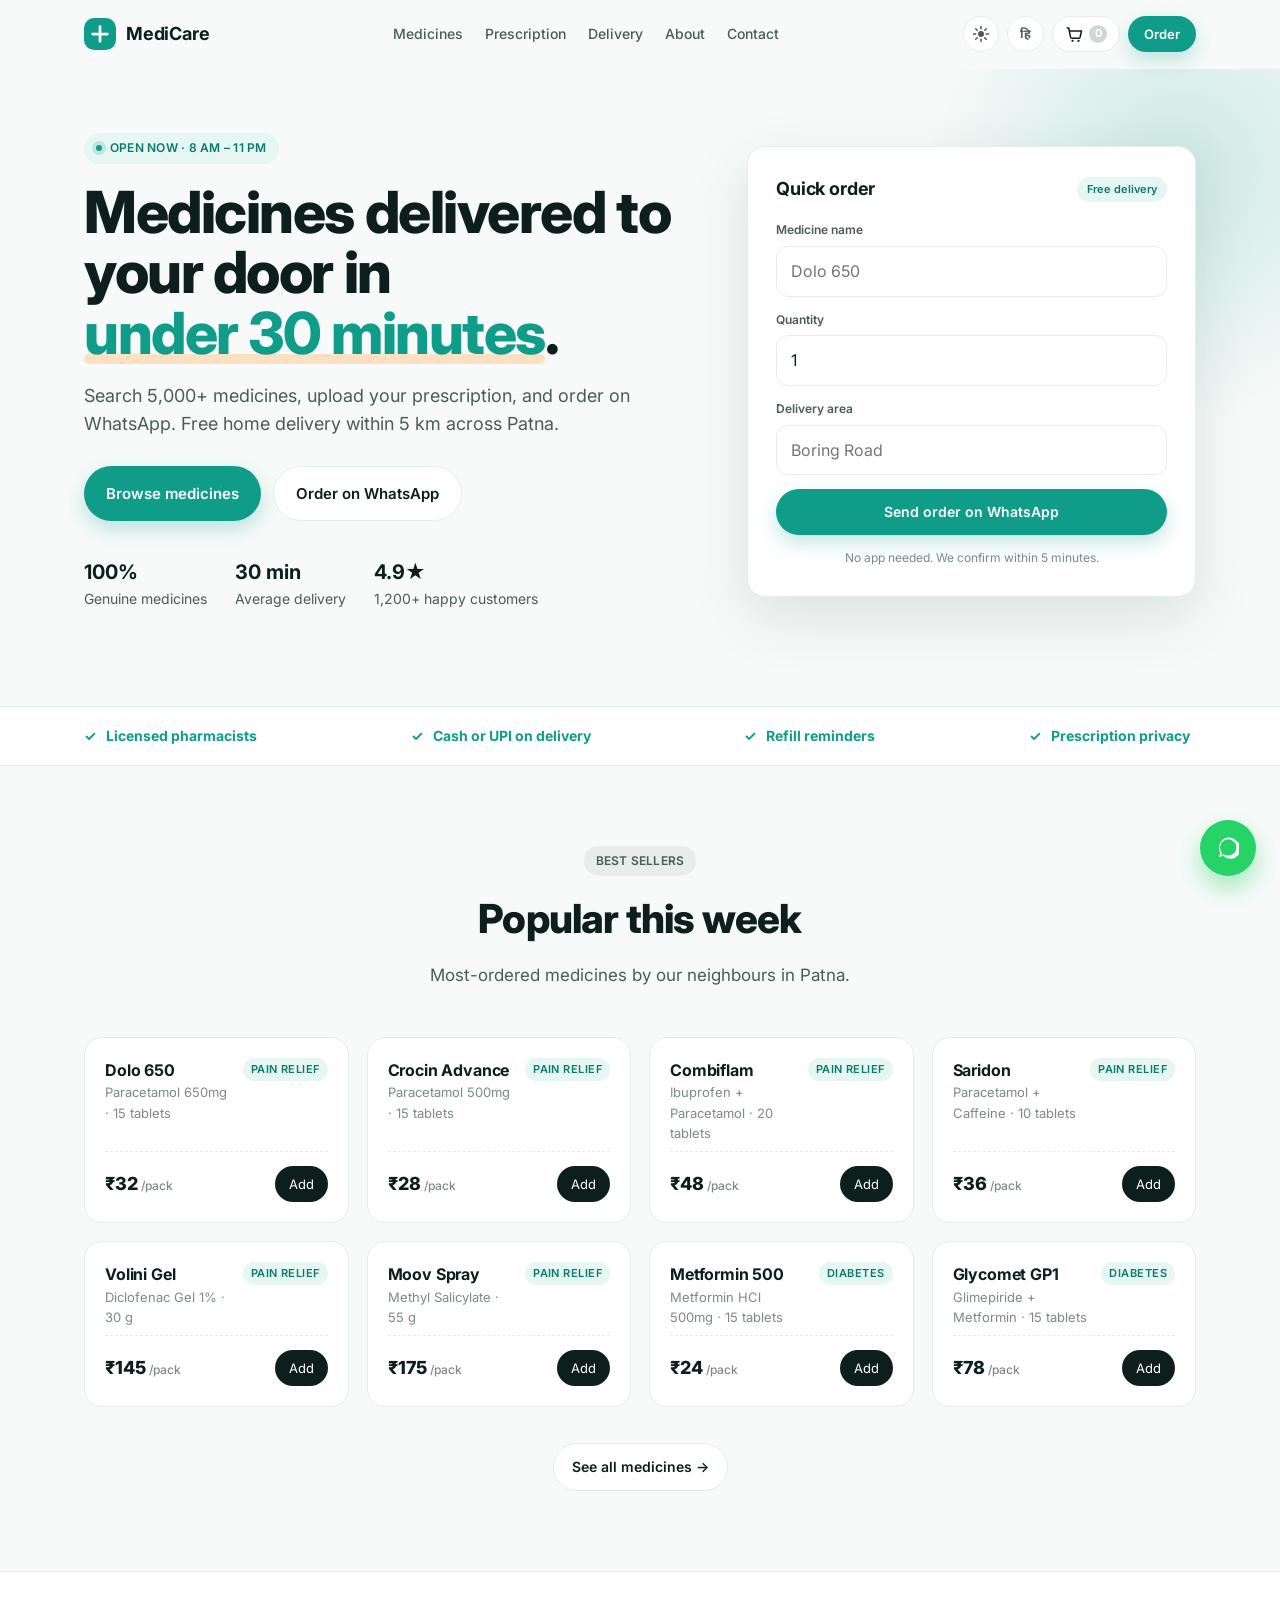
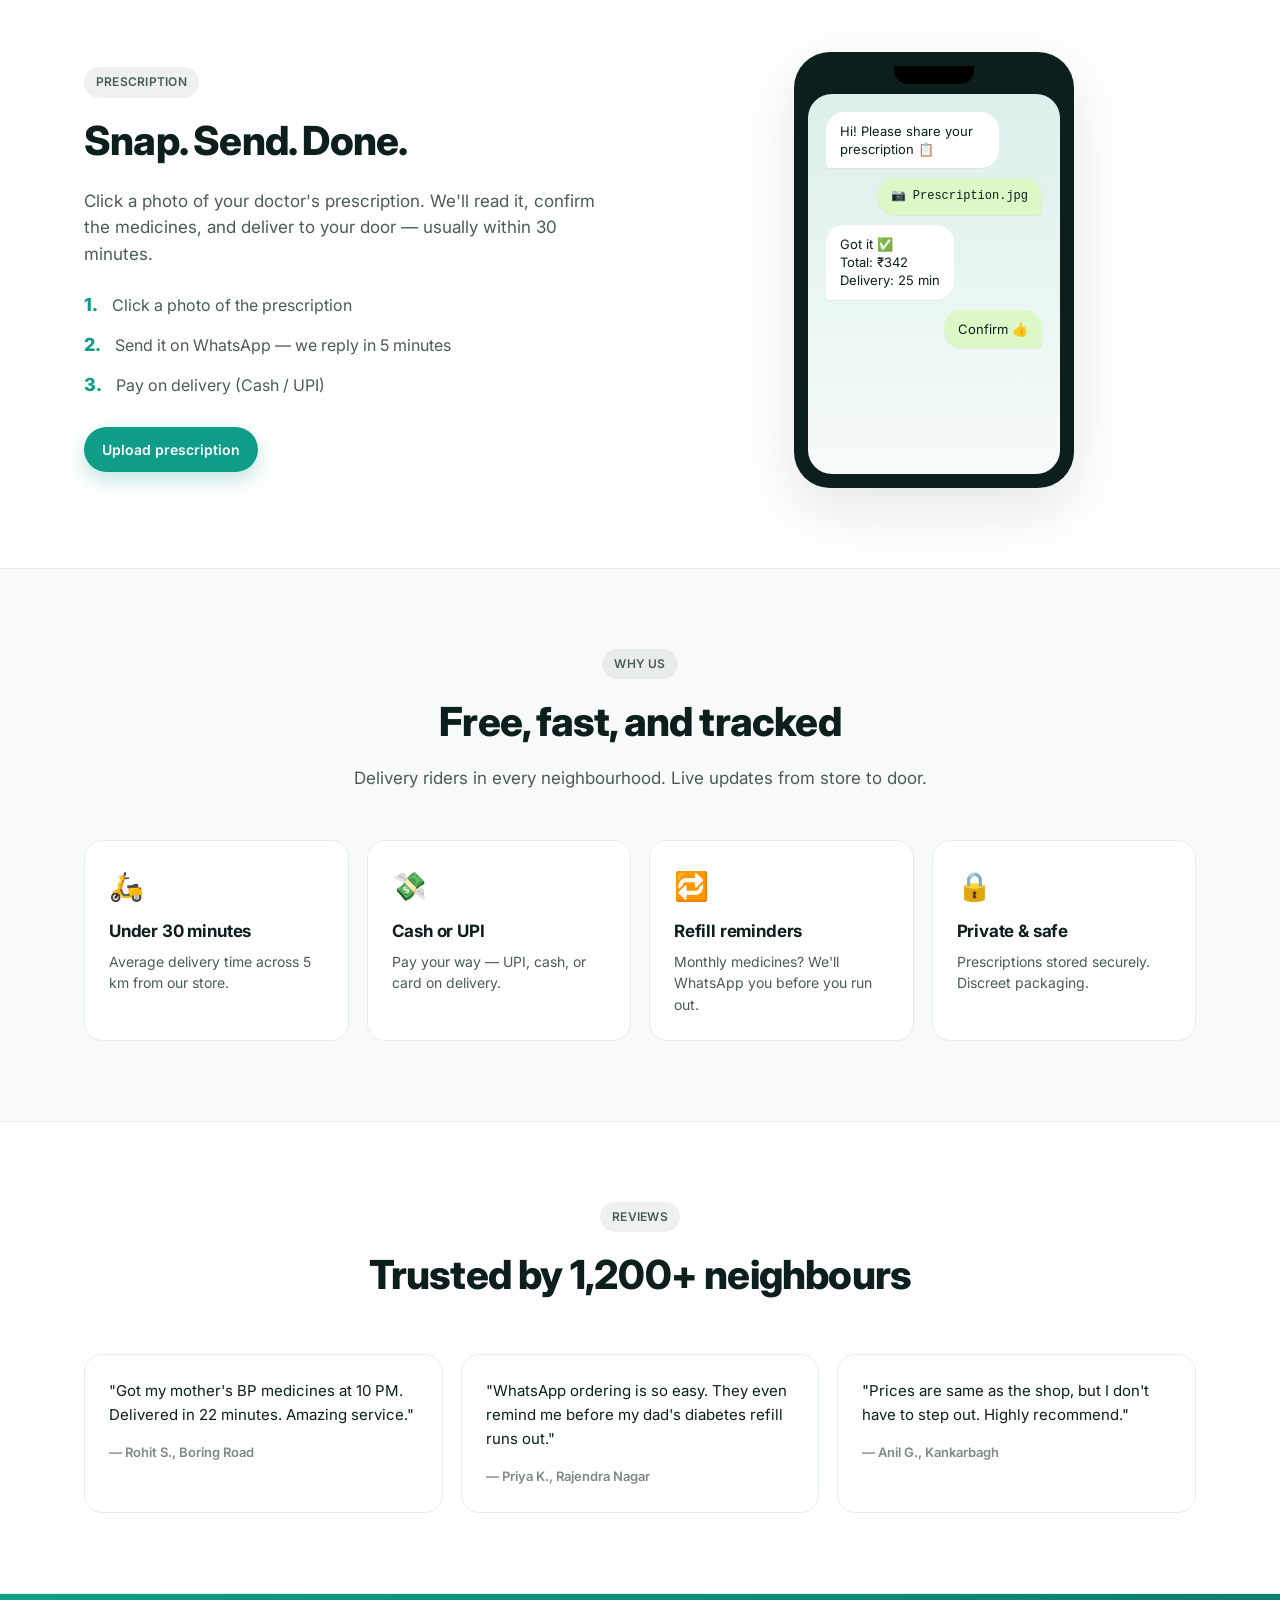
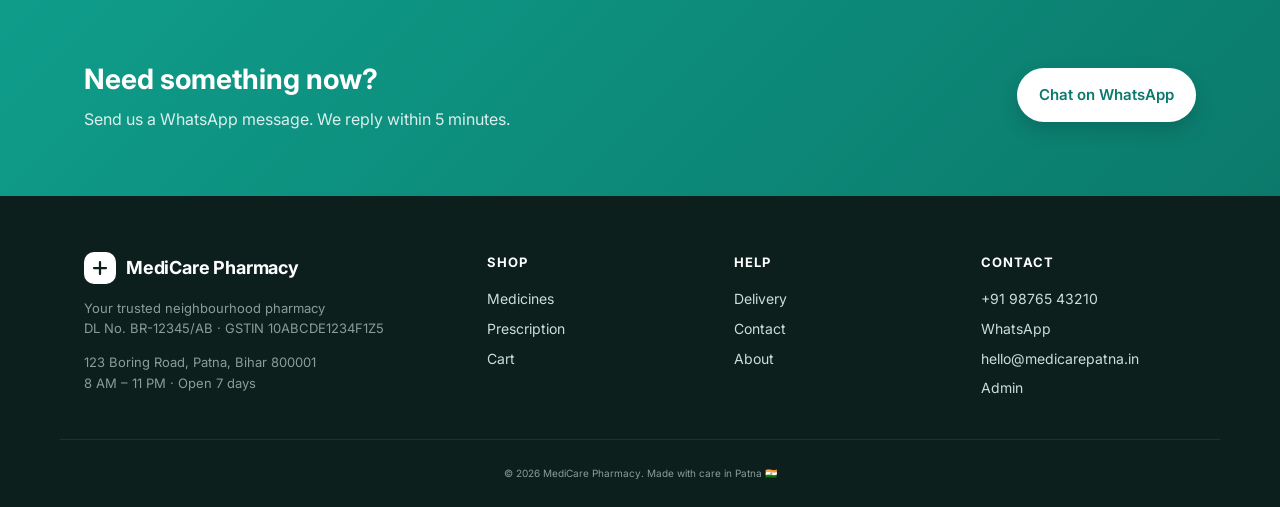
<file: index.html>
<!DOCTYPE html>
<html lang="en">
<head>
<meta charset="UTF-8"/><meta name="viewport" content="width=device-width, initial-scale=1.0"/>
<title>MediCare Pharmacy — Order Medicines & Home Delivery in Patna</title>
<meta name="description" content="Order medicines on WhatsApp, upload prescriptions, free home delivery within 5 km in Patna."/>
<meta name="theme-color" content="#0f9d8a"/>
<meta property="og:title" content="MediCare Pharmacy"/><meta property="og:image" content="assets/og-image.svg"/>
<link rel="icon" href="assets/favicon.svg" type="image/svg+xml"/><link rel="manifest" href="manifest.json"/>
<link rel="preconnect" href="https://fonts.googleapis.com"/><link rel="preconnect" href="https://fonts.gstatic.com" crossorigin/>
<link href="https://fonts.googleapis.com/css2?family=Inter:wght@400;500;600;700;800&family=Noto+Sans+Devanagari:wght@400;500;600;700;800&display=swap" rel="stylesheet"/>
<link rel="stylesheet" href="styles.css"/>
</head>
<body data-page="home">
<div data-header></div>
<main>
  <section class="hero"><div class="container hero__grid">
    <div class="hero__copy">
      <span class="eyebrow"><span class="dot"></span> <span data-i18n="open_now">Open now · 8 AM – 11 PM</span></span>
      <h1><span data-i18n="home_h1_a">Medicines delivered to your door in</span> <span class="accent" data-i18n="home_h1_b">under 30 minutes</span><span data-i18n="home_h1_c">.</span></h1>
      <p class="lede" data-i18n="home_lede">Search 5,000+ medicines, upload your prescription, and order on WhatsApp. Free home delivery within 5 km across Patna.</p>
      <div class="hero__cta"><a class="btn btn--primary btn--lg" href="medicines.html" data-i18n="cta_browse">Browse medicines</a><a class="btn btn--ghost btn--lg" data-action="whatsapp" href="#" data-i18n="cta_order_wa">Order on WhatsApp</a></div>
      <ul class="hero__trust"><li><strong>100%</strong> <span data-i18n="trust_genuine">Genuine medicines</span></li><li><strong>30 min</strong> <span data-i18n="trust_fast">Average delivery</span></li><li><strong>4.9★</strong> <span data-i18n="trust_rating">1,200+ happy customers</span></li></ul>
    </div>
    <aside class="hero__card"><div class="card"><div class="card__header"><h2 data-i18n="quick_h">Quick order</h2><span class="pill" data-i18n="free_delivery">Free delivery</span></div>
      <label class="field"><span data-i18n="quick_med">Medicine name</span><input type="text" id="quickMedicine" placeholder="Dolo 650"/></label>
      <label class="field"><span data-i18n="quick_qty">Quantity</span><input type="number" id="quickQty" min="1" value="1"/></label>
      <label class="field"><span data-i18n="quick_area">Delivery area</span><input type="text" id="quickArea" placeholder="Boring Road"/></label>
      <button class="btn btn--primary btn--block" id="quickOrderBtn" data-i18n="quick_btn">Send order on WhatsApp</button>
      <p class="card__note" data-i18n="quick_note">No app needed. We confirm within 5 minutes.</p>
    </div></aside>
  </div><div class="hero__glow"></div></section>
  <section class="strip"><div class="container strip__inner"><div><span>✓</span> <span data-i18n="strip_licensed">Licensed pharmacists</span></div><div><span>✓</span> <span data-i18n="strip_pay">Cash or UPI on delivery</span></div><div><span>✓</span> <span data-i18n="strip_refill">Refill reminders</span></div><div><span>✓</span> <span data-i18n="strip_priv">Prescription privacy</span></div></div></section>
  <section class="section"><div class="container">
    <header class="section__head"><span class="eyebrow eyebrow--muted" data-i18n="best_sellers">Best sellers</span><h2 data-i18n="popular_h">Popular this week</h2><p data-i18n="popular_p">Most-ordered medicines by our neighbours in Patna.</p></header>
    <div class="grid grid--meds" id="featuredMeds"></div>
    <div style="text-align:center;margin-top:36px"><a class="btn btn--ghost" href="medicines.html" data-i18n="see_all">See all medicines →</a></div>
  </div></section>
  <section class="section section--alt"><div class="container split">
    <div class="split__copy"><span class="eyebrow eyebrow--muted" data-i18n="rx_eye">Prescription</span><h2 data-i18n="rx_h">Snap. Send. Done.</h2>
      <p data-i18n="rx_p">Click a photo of your doctor's prescription. We'll read it, confirm the medicines, and deliver to your door — usually within 30 minutes.</p>
      <ol class="steps"><li><strong>1.</strong> <span data-i18n="rx_step1">Click a photo of the prescription</span></li><li><strong>2.</strong> <span data-i18n="rx_step2">Send it on WhatsApp — we reply in 5 minutes</span></li><li><strong>3.</strong> <span data-i18n="rx_step3">Pay on delivery (Cash / UPI)</span></li></ol>
      <a class="btn btn--primary" href="prescription.html" data-i18n="rx_upload">Upload prescription</a></div>
    <div class="split__visual"><div class="phone"><div class="phone__notch"></div><div class="phone__screen">
      <div class="bubble bubble--in">Hi! Please share your prescription 📋</div>
      <div class="bubble bubble--out bubble--img">📷 Prescription.jpg</div>
      <div class="bubble bubble--in">Got it ✅<br/>Total: ₹342<br/>Delivery: 25 min</div>
      <div class="bubble bubble--out">Confirm 👍</div>
    </div></div></div>
  </div></section>
  <section class="section"><div class="container">
    <header class="section__head"><span class="eyebrow eyebrow--muted" data-i18n="why_eye">Why us</span><h2 data-i18n="why_h">Free, fast, and tracked</h2><p data-i18n="why_p">Delivery riders in every neighbourhood. Live updates from store to door.</p></header>
    <div class="grid grid--features">
      <div class="feature"><div class="feature__icon">🛵</div><h3 data-i18n="f1_h">Under 30 minutes</h3><p data-i18n="f1_p">Average delivery time across 5 km from our store.</p></div>
      <div class="feature"><div class="feature__icon">💸</div><h3 data-i18n="f2_h">Cash or UPI</h3><p data-i18n="f2_p">Pay your way — UPI, cash, or card on delivery.</p></div>
      <div class="feature"><div class="feature__icon">🔁</div><h3 data-i18n="f3_h">Refill reminders</h3><p data-i18n="f3_p">Monthly medicines? We'll WhatsApp you before you run out.</p></div>
      <div class="feature"><div class="feature__icon">🔒</div><h3 data-i18n="f4_h">Private & safe</h3><p data-i18n="f4_p">Prescriptions stored securely. Discreet packaging.</p></div>
    </div>
  </div></section>
  <section class="section section--alt"><div class="container">
    <header class="section__head"><span class="eyebrow eyebrow--muted" data-i18n="rev_eye">Reviews</span><h2 data-i18n="rev_h">Trusted by 1,200+ neighbours</h2></header>
    <div class="grid grid--reviews">
      <blockquote class="review"><p data-i18n="rev_1">"Got my mother's BP medicines at 10 PM. Delivered in 22 minutes. Amazing service."</p><cite data-i18n="rev_1_c">— Rohit S., Boring Road</cite></blockquote>
      <blockquote class="review"><p data-i18n="rev_2">"WhatsApp ordering is so easy."</p><cite data-i18n="rev_2_c">— Priya K., Rajendra Nagar</cite></blockquote>
      <blockquote class="review"><p data-i18n="rev_3">"Prices are same as the shop, but I don't have to step out."</p><cite data-i18n="rev_3_c">— Anil G., Kankarbagh</cite></blockquote>
    </div>
  </div></section>
  <section class="cta-band"><div class="container cta-band__inner"><div><h2 data-i18n="cta_band_h">Need something now?</h2><p data-i18n="cta_band_p">Send us a WhatsApp message. We reply within 5 minutes.</p></div><a class="btn btn--primary btn--lg" data-action="whatsapp" href="#" data-i18n="cta_chat_wa">Chat on WhatsApp</a></div></section>
</main>
<div data-footer></div>
<a class="fab" data-action="whatsapp" href="#" aria-label="WhatsApp"><svg viewBox="0 0 24 24" width="22" height="22"><path fill="currentColor" d="M20.5 3.5A11 11 0 0 0 3.6 17.3L2 22l4.8-1.5A11 11 0 1 0 20.5 3.5Zm-8.4 16.8a8.9 8.9 0 0 1-4.5-1.2l-.3-.2-2.9.9.9-2.8-.2-.3a8.9 8.9 0 1 1 7 3.6Z"/></svg></a>
<script src="i18n.js"></script><script src="script.js"></script><script src="pages.js"></script>
</body></html>
</file>
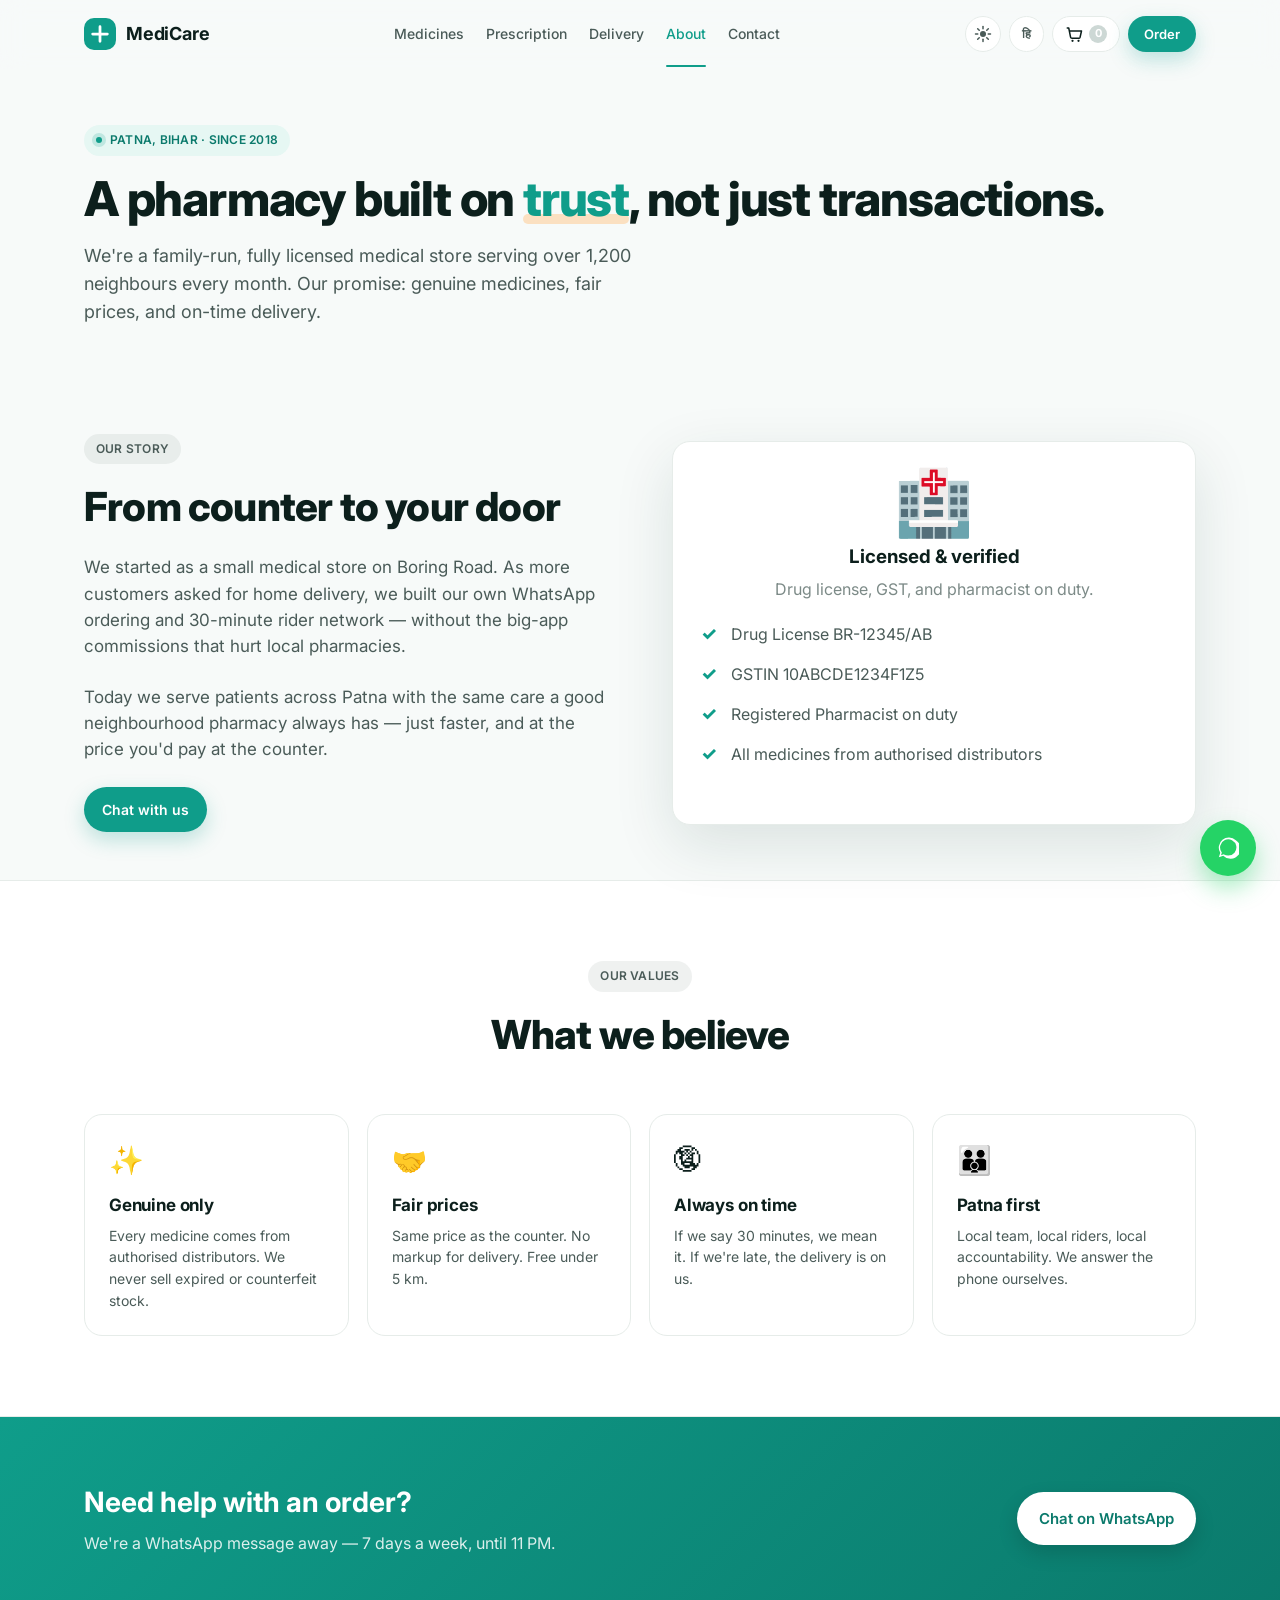
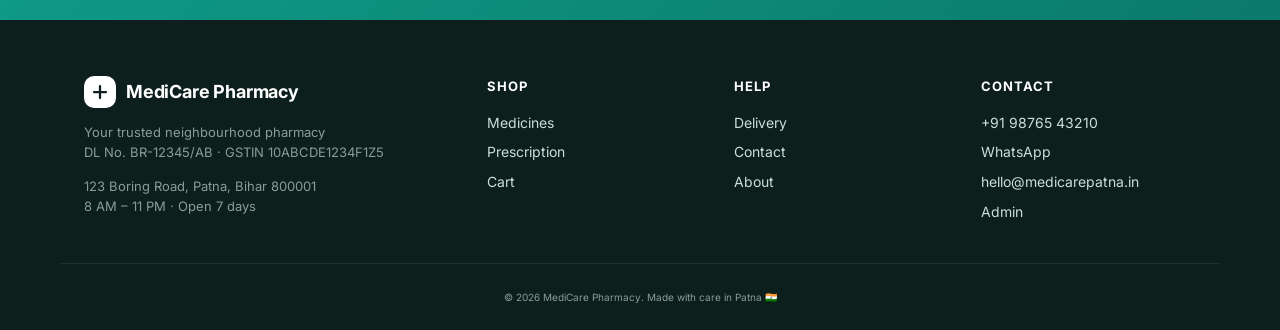
<file: about.html>
<!DOCTYPE html>
<html lang="en"><head>
<meta charset="UTF-8"/><meta name="viewport" content="width=device-width, initial-scale=1.0"/>
<title>About · MediCare Pharmacy</title>
<meta name="description" content="A family-run, fully licensed pharmacy in Patna serving 1,200+ neighbours with genuine medicines and 30-minute delivery."/>
<meta name="theme-color" content="#0f9d8a"/>
<link rel="icon" href="assets/favicon.svg" type="image/svg+xml"/>
<link rel="manifest" href="manifest.json"/>
<link rel="preconnect" href="https://fonts.googleapis.com"/><link rel="preconnect" href="https://fonts.gstatic.com" crossorigin/>
<link href="https://fonts.googleapis.com/css2?family=Inter:wght@400;500;600;700;800&display=swap" rel="stylesheet"/>
<link rel="stylesheet" href="styles.css"/>
</head><body data-page="about" data-title="About">
<div data-header></div>
<main>
  <section class="hero hero--page"><div class="container">
    <span class="eyebrow"><span class="dot"></span> Patna, Bihar · Since 2018</span>
    <h1>A pharmacy built on <span class="accent">trust</span>, not just transactions.</h1>
    <p class="lede">We're a family-run, fully licensed medical store serving over 1,200 neighbours every month. Our promise: genuine medicines, fair prices, and on-time delivery.</p>
  </div></section>
  <section class="section section--sm"><div class="container split">
    <div class="split__copy"><span class="eyebrow eyebrow--muted">Our story</span><h2>From counter to your door</h2>
      <p>We started as a small medical store on Boring Road. As more customers asked for home delivery, we built our own WhatsApp ordering and 30-minute rider network — without the big-app commissions that hurt local pharmacies.</p>
      <p>Today we serve patients across Patna with the same care a good neighbourhood pharmacy always has — just faster, and at the price you'd pay at the counter.</p>
      <a class="btn btn--primary" data-action="whatsapp" href="#">Chat with us</a>
    </div>
    <div class="split__visual"><div class="card" style="text-align:center">
      <div style="font-size:64px;line-height:1;margin-bottom:8px">🏥</div>
      <h3 style="margin:0">Licensed & verified</h3>
      <p style="margin:6px 0 18px;color:var(--muted)">Drug license, GST, and pharmacist on duty.</p>
      <ul class="steps" style="text-align:left">
        <li><strong>✓</strong> Drug License BR-12345/AB</li>
        <li><strong>✓</strong> GSTIN 10ABCDE1234F1Z5</li>
        <li><strong>✓</strong> Registered Pharmacist on duty</li>
        <li><strong>✓</strong> All medicines from authorised distributors</li>
      </ul>
    </div></div>
  </div></section>
  <section class="section section--alt"><div class="container">
    <header class="section__head"><span class="eyebrow eyebrow--muted">Our values</span><h2>What we believe</h2></header>
    <div class="grid grid--features">
      <div class="feature"><div class="feature__icon">✨</div><h3>Genuine only</h3><p>Every medicine comes from authorised distributors. We never sell expired or counterfeit stock.</p></div>
      <div class="feature"><div class="feature__icon">🤝</div><h3>Fair prices</h3><p>Same price as the counter. No markup for delivery. Free under 5 km.</p></div>
      <div class="feature"><div class="feature__icon">🕲️</div><h3>Always on time</h3><p>If we say 30 minutes, we mean it. If we're late, the delivery is on us.</p></div>
      <div class="feature"><div class="feature__icon">👪</div><h3>Patna first</h3><p>Local team, local riders, local accountability. We answer the phone ourselves.</p></div>
    </div>
  </div></section>
  <section class="cta-band"><div class="container cta-band__inner">
    <div><h2>Need help with an order?</h2><p>We're a WhatsApp message away — 7 days a week, until 11 PM.</p></div>
    <a class="btn btn--primary btn--lg" data-action="whatsapp" href="#">Chat on WhatsApp</a>
  </div></section>
</main>
<div data-footer></div>
<a class="fab" data-action="whatsapp" href="#" aria-label="Chat on WhatsApp"><svg viewBox="0 0 24 24" width="22" height="22"><path fill="currentColor" d="M20.5 3.5A11 11 0 0 0 3.6 17.3L2 22l4.8-1.5A11 11 0 1 0 20.5 3.5Zm-8.4 16.8a8.9 8.9 0 0 1-4.5-1.2l-.3-.2-2.9.9.9-2.8-.2-.3a8.9 8.9 0 1 1 7 3.6Z"/></svg></a>
<script src="script.js" defer></script><script src="pages.js" defer></script>
</body></html>
</file>
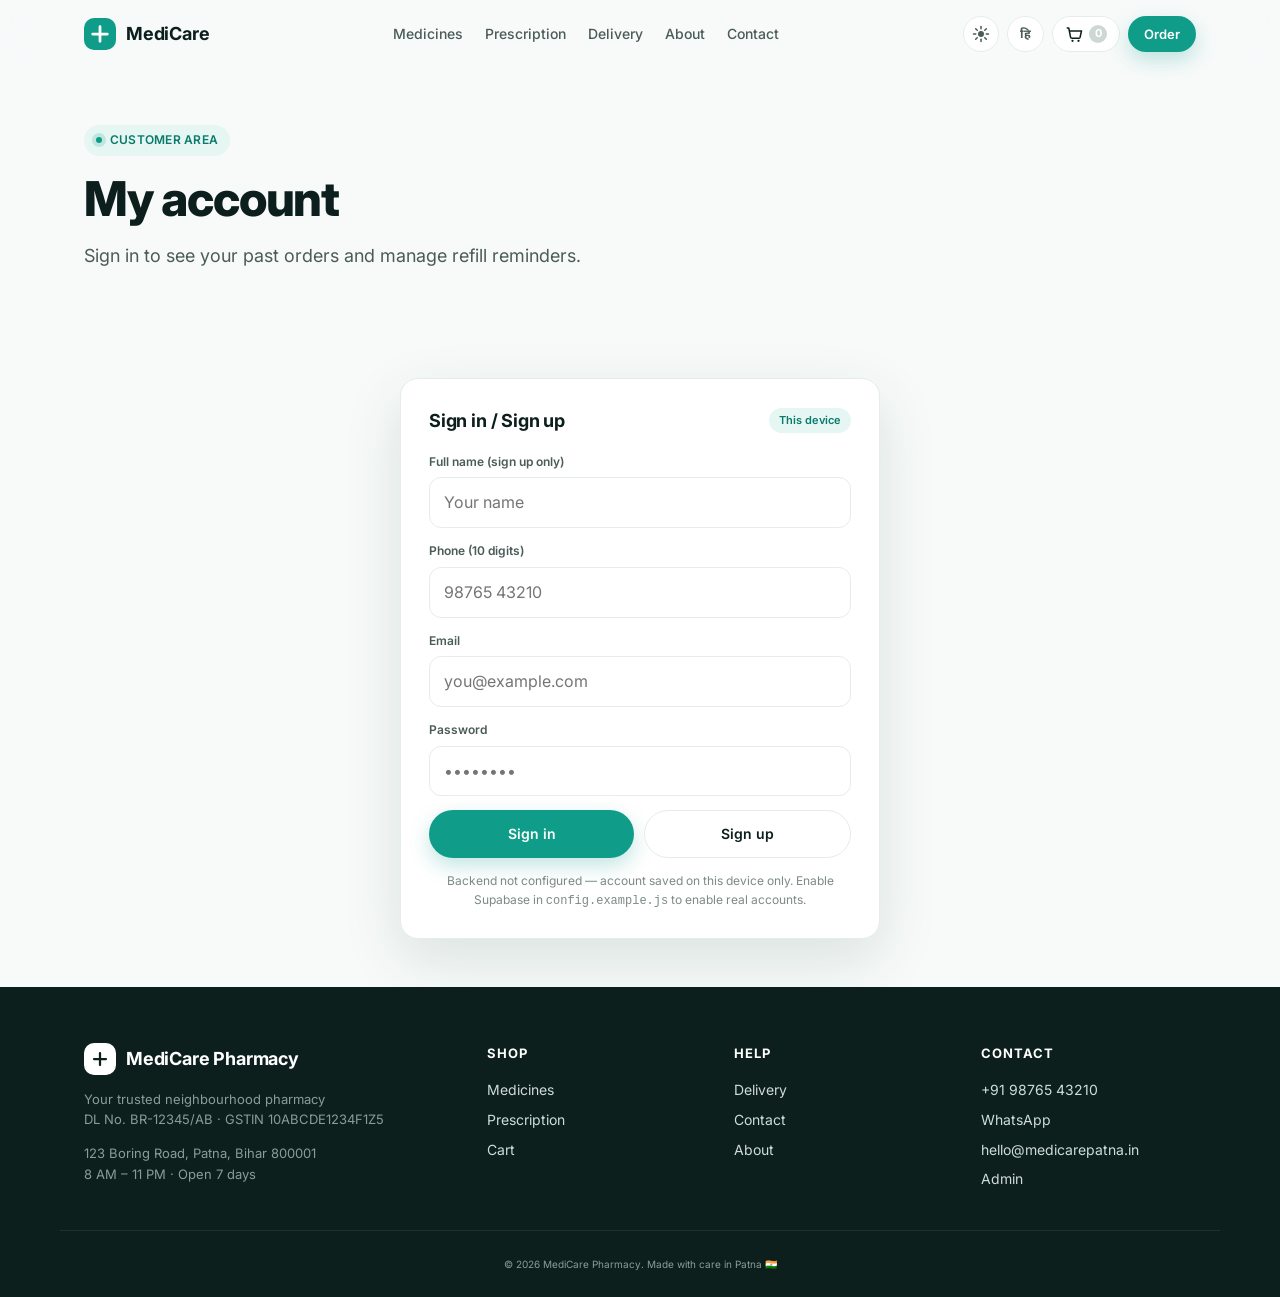
<file: account.html>
<!DOCTYPE html>
<html lang="en"><head>
<meta charset="UTF-8"/><meta name="viewport" content="width=device-width, initial-scale=1.0"/>
<title>My Account · MediCare Pharmacy</title>
<meta name="description" content="View your orders and manage your refill reminders."/>
<meta name="theme-color" content="#0f9d8a"/>
<link rel="icon" href="assets/favicon.svg" type="image/svg+xml"/>
<link rel="preconnect" href="https://fonts.googleapis.com"/><link rel="preconnect" href="https://fonts.gstatic.com" crossorigin/>
<link href="https://fonts.googleapis.com/css2?family=Inter:wght@400;500;600;700;800&family=Noto+Sans+Devanagari:wght@400;500;600;700;800&display=swap" rel="stylesheet"/>
<link rel="stylesheet" href="styles.css"/>
</head><body data-page="account" data-title="My account">
<div data-header></div>
<main>
  <section class="hero hero--page"><div class="container">
    <span class="eyebrow"><span class="dot"></span> Customer area</span>
    <h1>My account</h1>
    <p class="lede">Sign in to see your past orders and manage refill reminders.</p>
  </div></section>
  <section class="section section--sm"><div class="container" id="acctRoot"></div></section>
</main>
<div data-footer></div>
<script src="script.js"></script>
<script src="backend.js"></script>
<script src="account.js"></script>
</body></html>
</file>
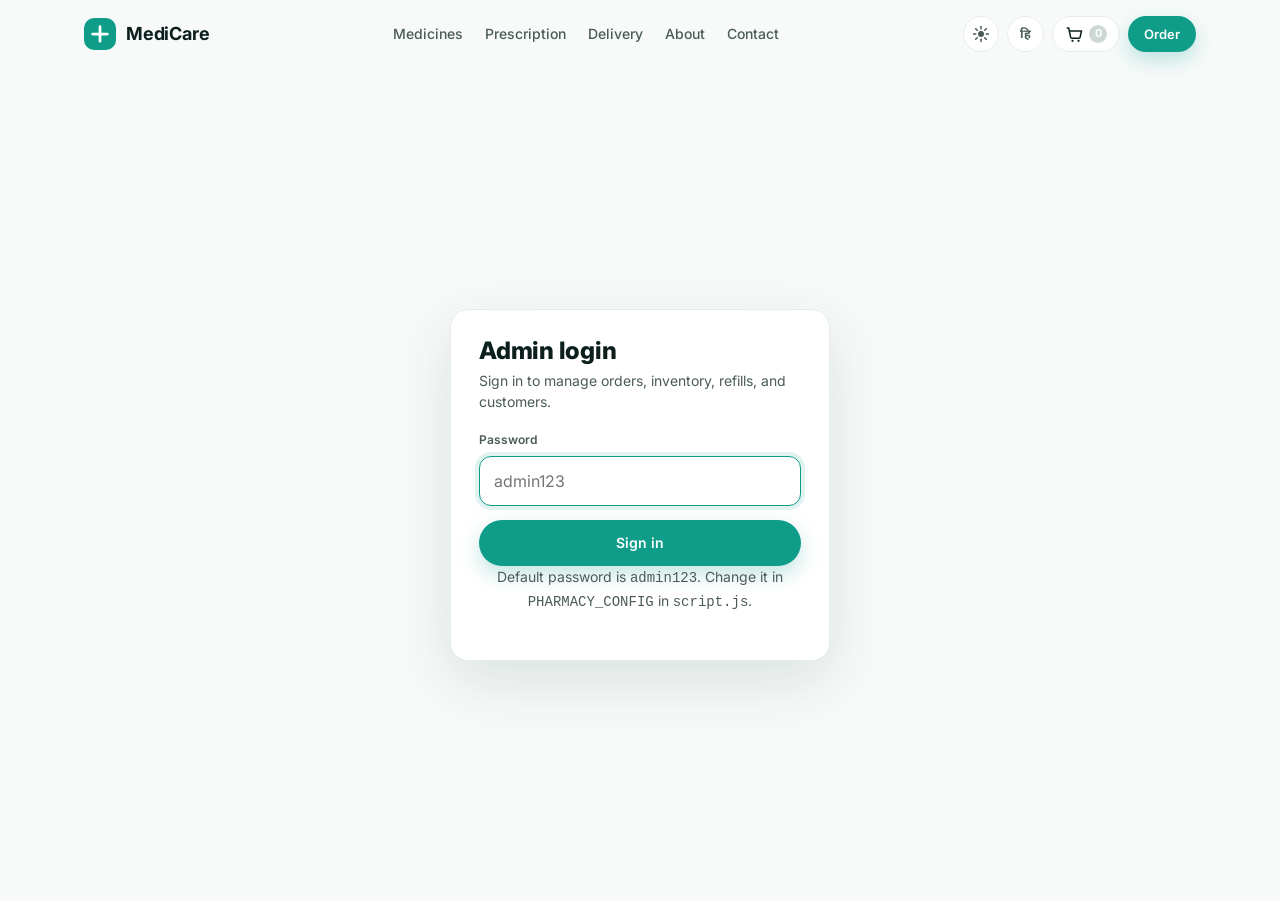
<file: admin.html>
<!DOCTYPE html>
<html lang="en">
<head>
<meta charset="UTF-8"/><meta name="viewport" content="width=device-width, initial-scale=1.0"/>
<title>Admin Dashboard · MediCare Pharmacy</title>
<meta name="theme-color" content="#0f9d8a"/>
<meta name="robots" content="noindex,nofollow"/>
<link rel="icon" href="assets/favicon.svg" type="image/svg+xml"/>
<link rel="preconnect" href="https://fonts.googleapis.com"/><link rel="preconnect" href="https://fonts.gstatic.com" crossorigin/>
<link href="https://fonts.googleapis.com/css2?family=Inter:wght@400;500;600;700;800&family=Noto+Sans+Devanagari:wght@400;500;600;700;800&display=swap" rel="stylesheet"/>
<link rel="stylesheet" href="styles.css"/>
</head>
<body data-page="admin" data-title="Admin">
<div data-header></div>
<main id="adminRoot"></main>
<script src="script.js"></script>
<script src="admin.js"></script>
</body></html>
</file>
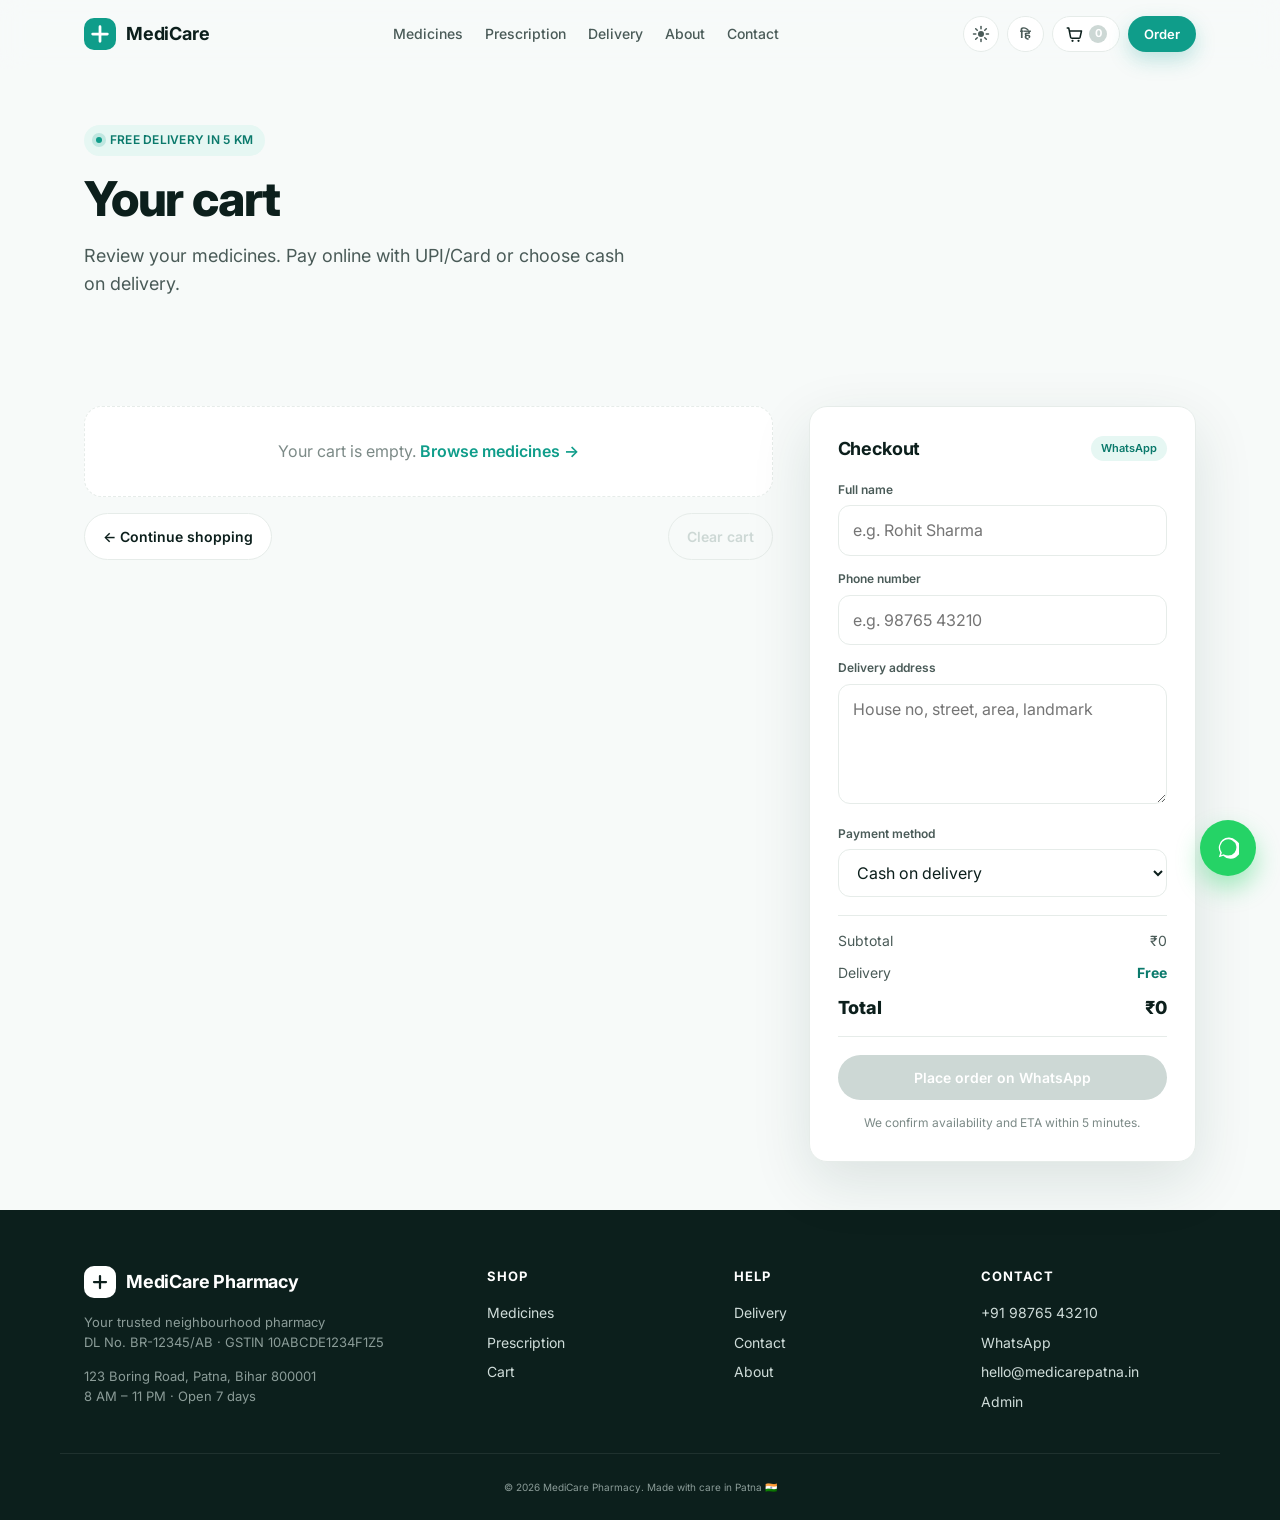
<file: cart.html>
<!DOCTYPE html>
<html lang="en"><head>
<meta charset="UTF-8"/><meta name="viewport" content="width=device-width, initial-scale=1.0"/>
<title>Cart & Checkout · MediCare Pharmacy</title>
<meta name="description" content="Review your medicines and place the order on WhatsApp. Free delivery within 5 km."/>
<meta name="theme-color" content="#0f9d8a"/>
<link rel="icon" href="assets/favicon.svg" type="image/svg+xml"/>
<link rel="manifest" href="manifest.json"/>
<link rel="preconnect" href="https://fonts.googleapis.com"/><link rel="preconnect" href="https://fonts.gstatic.com" crossorigin/>
<link href="https://fonts.googleapis.com/css2?family=Inter:wght@400;500;600;700;800&family=Noto+Sans+Devanagari:wght@400;500;600;700;800&display=swap" rel="stylesheet"/>
<link rel="stylesheet" href="styles.css"/>
</head><body data-page="cart" data-title="Cart">
<div data-header></div>
<main>
  <section class="hero hero--page"><div class="container">
    <span class="eyebrow"><span class="dot"></span> Free delivery in 5 km</span>
    <h1>Your cart</h1>
    <p class="lede">Review your medicines. Pay online with UPI/Card or choose cash on delivery.</p>
  </div></section>
  <section class="section section--sm"><div class="container">
    <div class="cart-grid">
      <div>
        <div class="cart-list" id="cartList"></div>
        <p class="empty" id="cartEmpty" hidden>Your cart is empty. <a href="medicines.html" style="color:var(--brand);font-weight:600">Browse medicines →</a></p>
        <div style="margin-top:16px;display:flex;justify-content:space-between;align-items:center;flex-wrap:wrap;gap:12px">
          <a class="btn btn--ghost" href="medicines.html">← Continue shopping</a>
          <button class="btn btn--danger" id="clearBtn">Clear cart</button>
        </div>
      </div>
      <aside class="checkout"><div class="card">
        <div class="card__header"><h2>Checkout</h2><span class="pill" id="checkoutMode">WhatsApp</span></div>
        <label class="field"><span>Full name</span><input type="text" id="coName" required placeholder="e.g. Rohit Sharma"/></label>
        <label class="field"><span>Phone number</span><input type="tel" id="coPhone" required placeholder="e.g. 98765 43210"/></label>
        <label class="field"><span>Delivery address</span><textarea id="coAddress" required placeholder="House no, street, area, landmark"></textarea></label>
        <label class="field"><span>Payment method</span><select id="coPay"><option value="cod">Cash on delivery</option><option value="upi-cod">UPI on delivery</option><option value="card-cod">Card on delivery</option><option value="razorpay" id="payOnlineOpt" hidden>Pay online (UPI / Card / Netbanking)</option></select></label>
        <div class="checkout__totals">
          <div class="checkout__row"><span>Subtotal</span><span id="cartSubtotal">₹0</span></div>
          <div class="checkout__row"><span>Delivery</span><span style="color:var(--brand-2);font-weight:700">Free</span></div>
          <div class="checkout__row checkout__row--total"><span>Total</span><span id="cartTotal">₹0</span></div>
        </div>
        <button class="btn btn--primary btn--block" id="checkoutBtn" disabled>Place order</button>
        <p class="card__note" id="coNote">We confirm availability and ETA within 5 minutes.</p>
      </div></aside>
    </div>
  </div></section>
</main>
<div data-footer></div>
<a class="fab" data-action="whatsapp" href="#" aria-label="Chat on WhatsApp"><svg viewBox="0 0 24 24" width="22" height="22"><path fill="currentColor" d="M20.5 3.5A11 11 0 0 0 3.6 17.3L2 22l4.8-1.5A11 11 0 1 0 20.5 3.5Zm-8.4 16.8a8.9 8.9 0 0 1-4.5-1.2l-.3-.2-2.9.9.9-2.8-.2-.3a8.9 8.9 0 1 1 7 3.6Z"/></svg></a>
<script src="script.js"></script>
<script src="backend.js"></script>
<script src="payment.js"></script>
<script src="pages.js"></script>
</body></html>
</file>
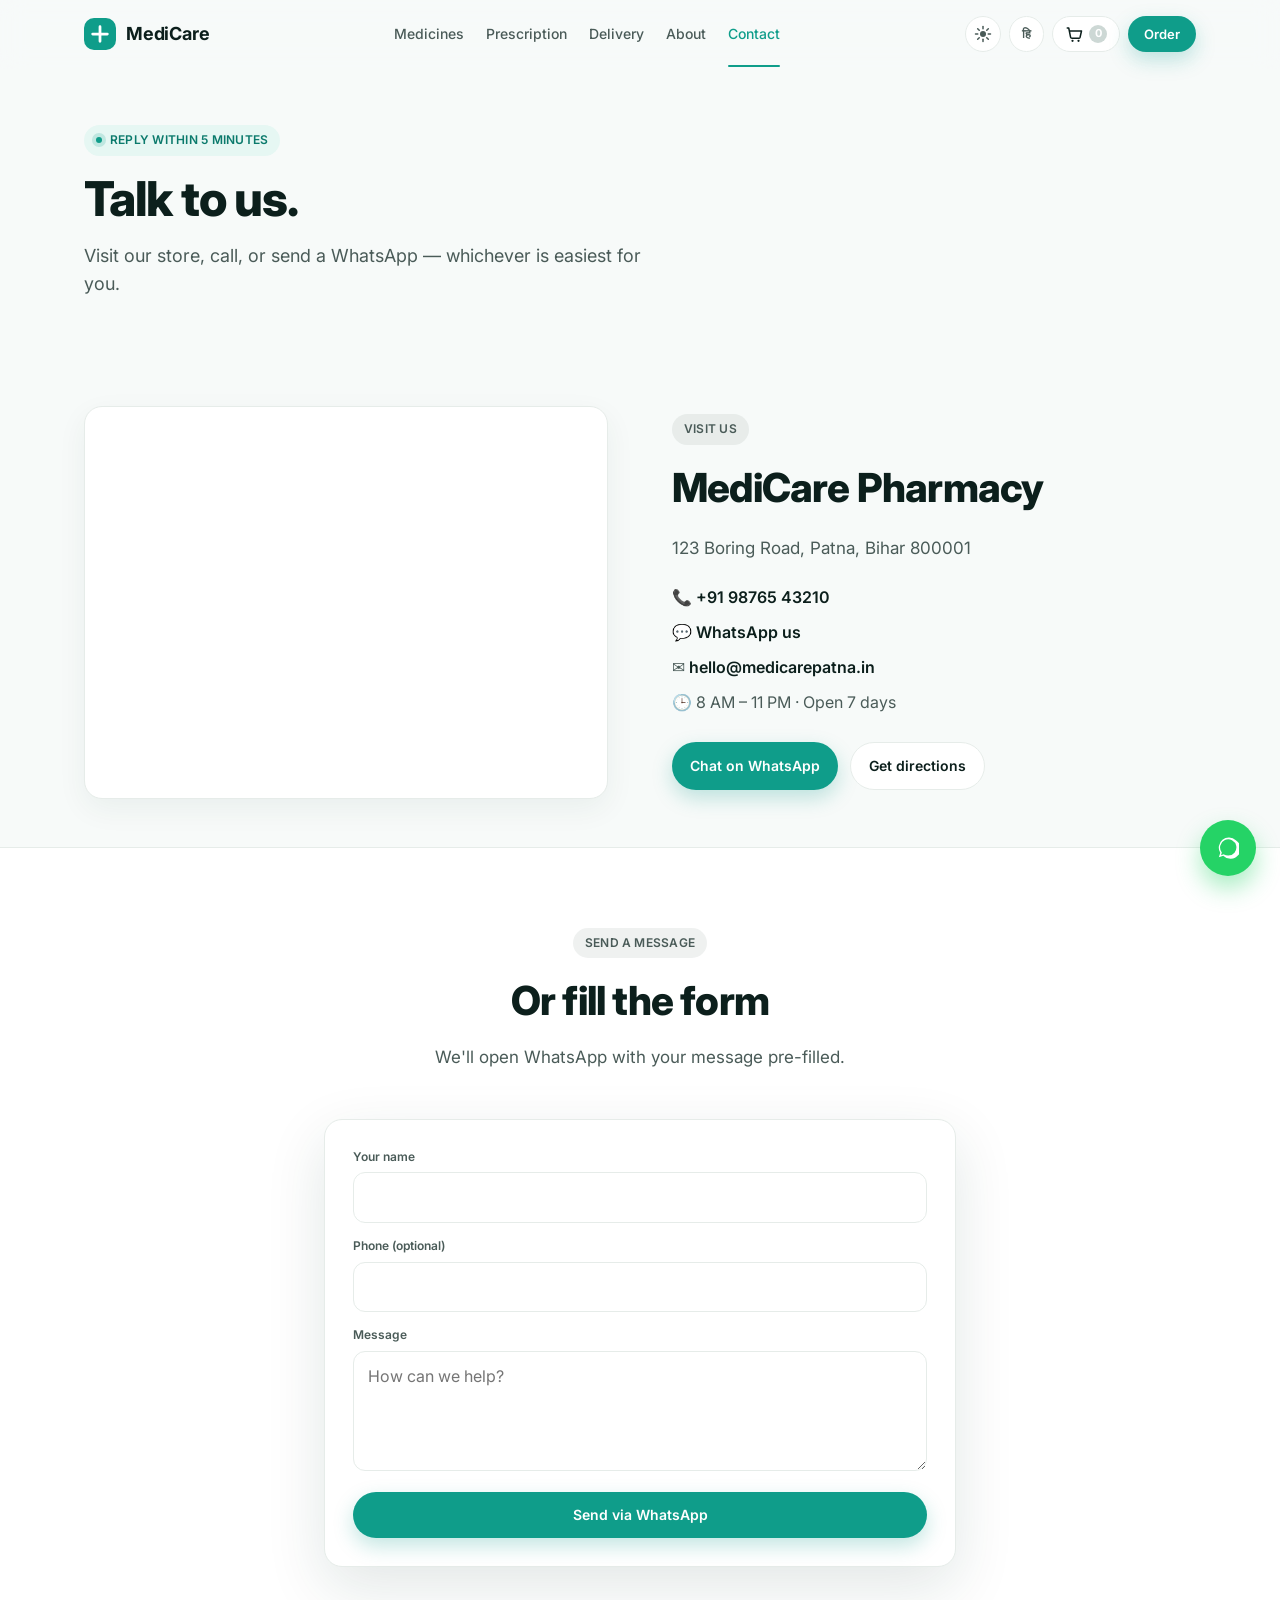
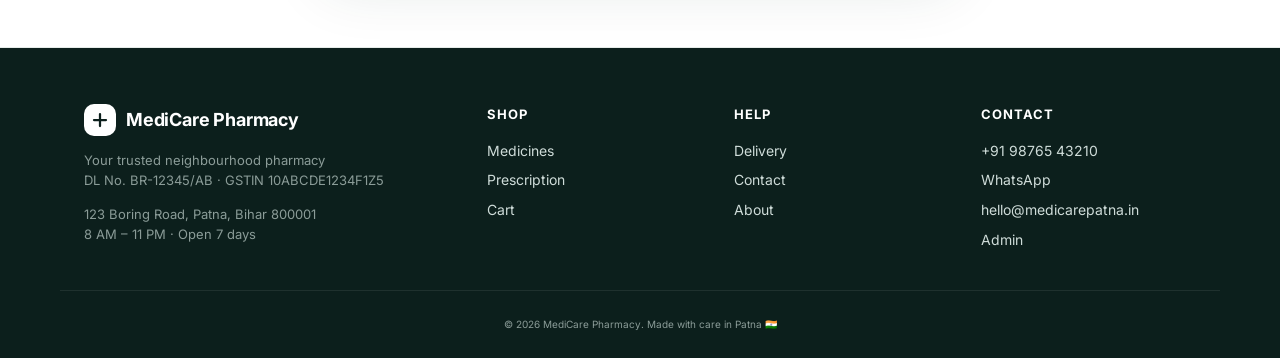
<file: contact.html>
<!DOCTYPE html>
<html lang="en"><head>
<meta charset="UTF-8"/><meta name="viewport" content="width=device-width, initial-scale=1.0"/>
<title>Contact · MediCare Pharmacy</title>
<meta name="description" content="Visit, call, or WhatsApp MediCare Pharmacy in Patna. Open 8 AM – 11 PM, 7 days a week."/>
<meta name="theme-color" content="#0f9d8a"/>
<link rel="icon" href="assets/favicon.svg" type="image/svg+xml"/>
<link rel="manifest" href="manifest.json"/>
<link rel="preconnect" href="https://fonts.googleapis.com"/><link rel="preconnect" href="https://fonts.gstatic.com" crossorigin/>
<link href="https://fonts.googleapis.com/css2?family=Inter:wght@400;500;600;700;800&display=swap" rel="stylesheet"/>
<link rel="stylesheet" href="styles.css"/>
</head><body data-page="contact" data-title="Contact">
<div data-header></div>
<main>
  <section class="hero hero--page"><div class="container">
    <span class="eyebrow"><span class="dot"></span> Reply within 5 minutes</span>
    <h1>Talk to us.</h1>
    <p class="lede">Visit our store, call, or send a WhatsApp — whichever is easiest for you.</p>
  </div></section>
  <section class="section section--sm"><div class="container split split--reverse">
    <div class="split__copy">
      <span class="eyebrow eyebrow--muted">Visit us</span>
      <h2 data-bind="name">MediCare Pharmacy</h2>
      <p data-bind="address">123 Boring Road, Patna, Bihar 800001</p>
      <ul class="contact__list">
        <li>📞 <a href="tel:+919876543210" data-bind="phone">+91 98765 43210</a></li>
        <li>💬 <a href="#" data-action="whatsapp">WhatsApp us</a></li>
        <li>✉️ <a href="mailto:hello@medicarepatna.in" data-bind="email">hello@medicarepatna.in</a></li>
        <li>🕒 <span data-bind="hours">8 AM – 11 PM · Open 7 days</span></li>
      </ul>
      <div class="hero__cta"><a class="btn btn--primary" data-action="whatsapp" href="#">Chat on WhatsApp</a><a class="btn btn--ghost" id="directionsBtn" href="#" target="_blank" rel="noopener">Get directions</a></div>
    </div>
    <div class="split__visual"><div class="map"><iframe id="mapFrame" title="Pharmacy location" loading="lazy" referrerpolicy="no-referrer-when-downgrade" src=""></iframe></div></div>
  </div></section>
  <section class="section section--alt"><div class="container" style="max-width:680px">
    <header class="section__head"><span class="eyebrow eyebrow--muted">Send a message</span><h2>Or fill the form</h2><p>We'll open WhatsApp with your message pre-filled.</p></header>
    <form class="card" id="contactForm">
      <label class="field"><span>Your name</span><input type="text" name="cname" required/></label>
      <label class="field"><span>Phone (optional)</span><input type="tel" name="cphone"/></label>
      <label class="field"><span>Message</span><textarea name="cmessage" required placeholder="How can we help?"></textarea></label>
      <button type="submit" class="btn btn--primary btn--block">Send via WhatsApp</button>
    </form>
  </div></section>
</main>
<div data-footer></div>
<a class="fab" data-action="whatsapp" href="#" aria-label="Chat on WhatsApp"><svg viewBox="0 0 24 24" width="22" height="22"><path fill="currentColor" d="M20.5 3.5A11 11 0 0 0 3.6 17.3L2 22l4.8-1.5A11 11 0 1 0 20.5 3.5Zm-8.4 16.8a8.9 8.9 0 0 1-4.5-1.2l-.3-.2-2.9.9.9-2.8-.2-.3a8.9 8.9 0 1 1 7 3.6Z"/></svg></a>
<script src="script.js" defer></script><script src="pages.js" defer></script>
</body></html>
</file>
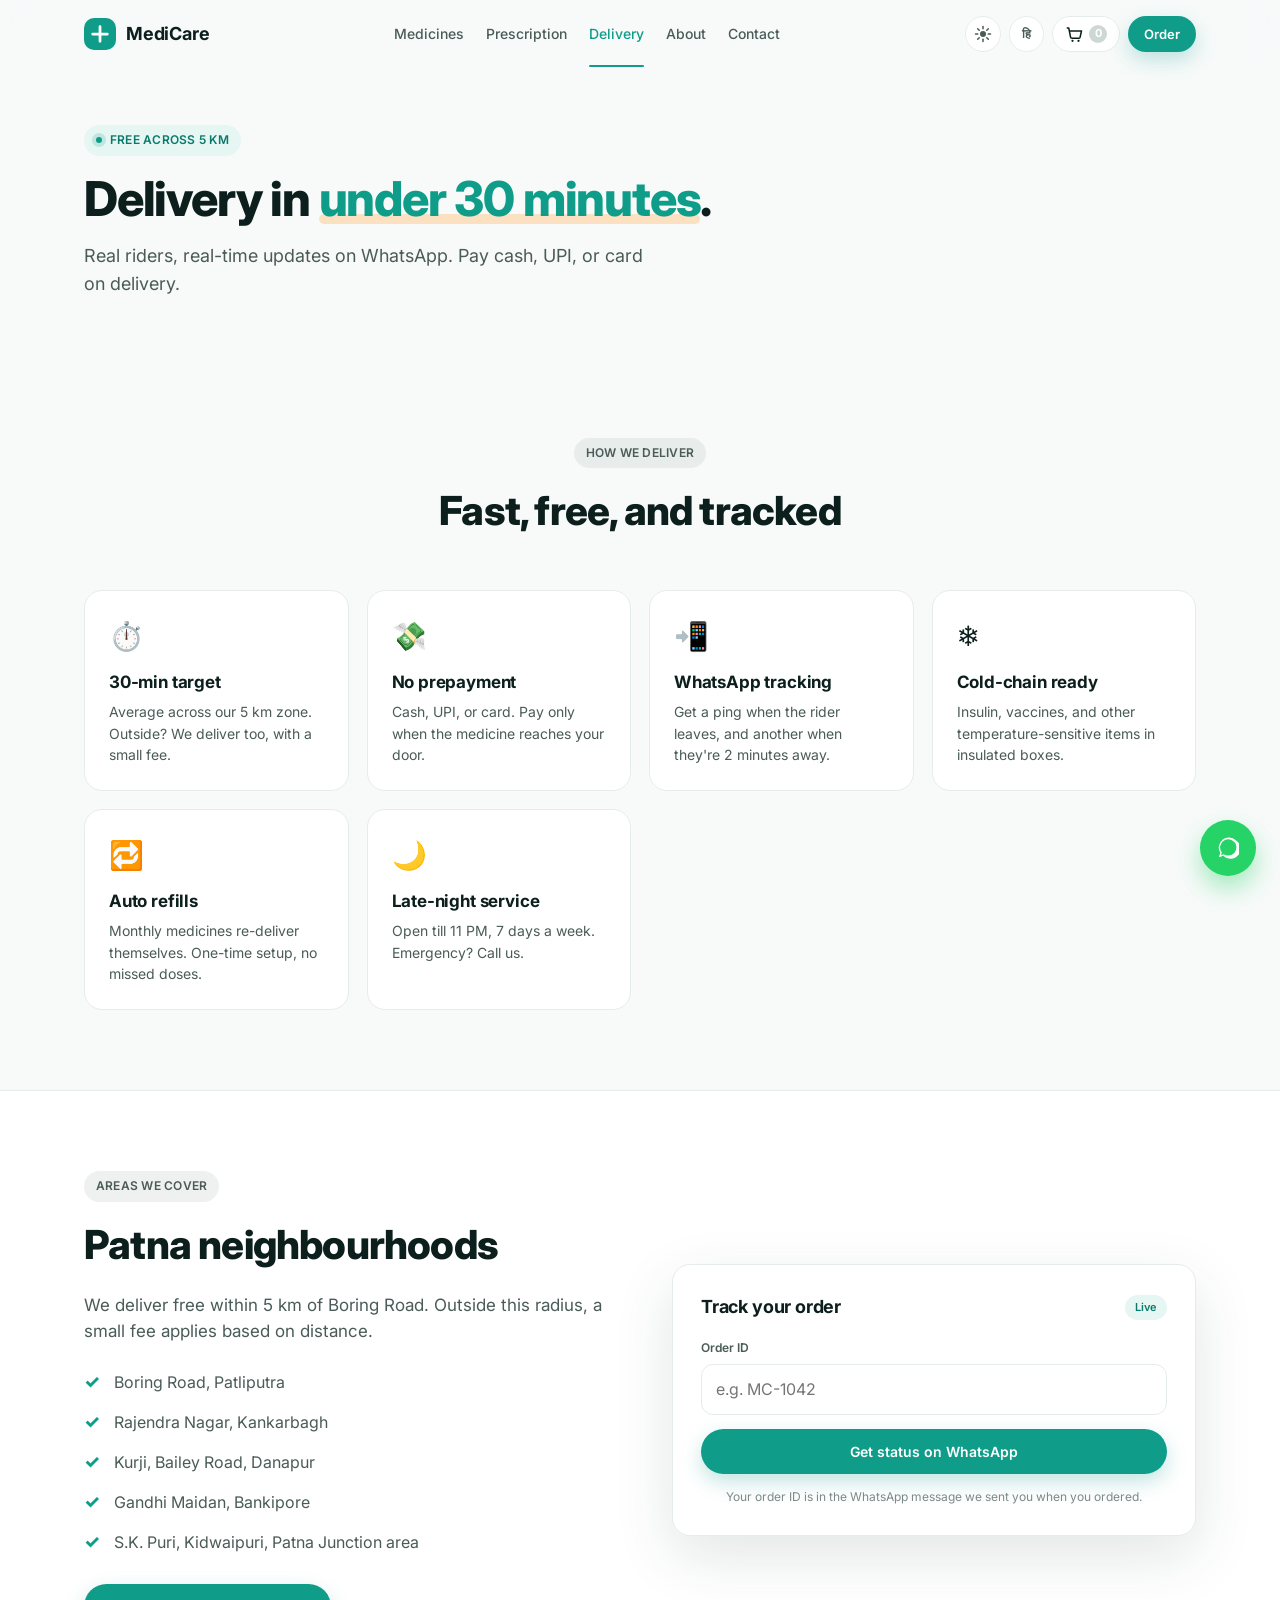
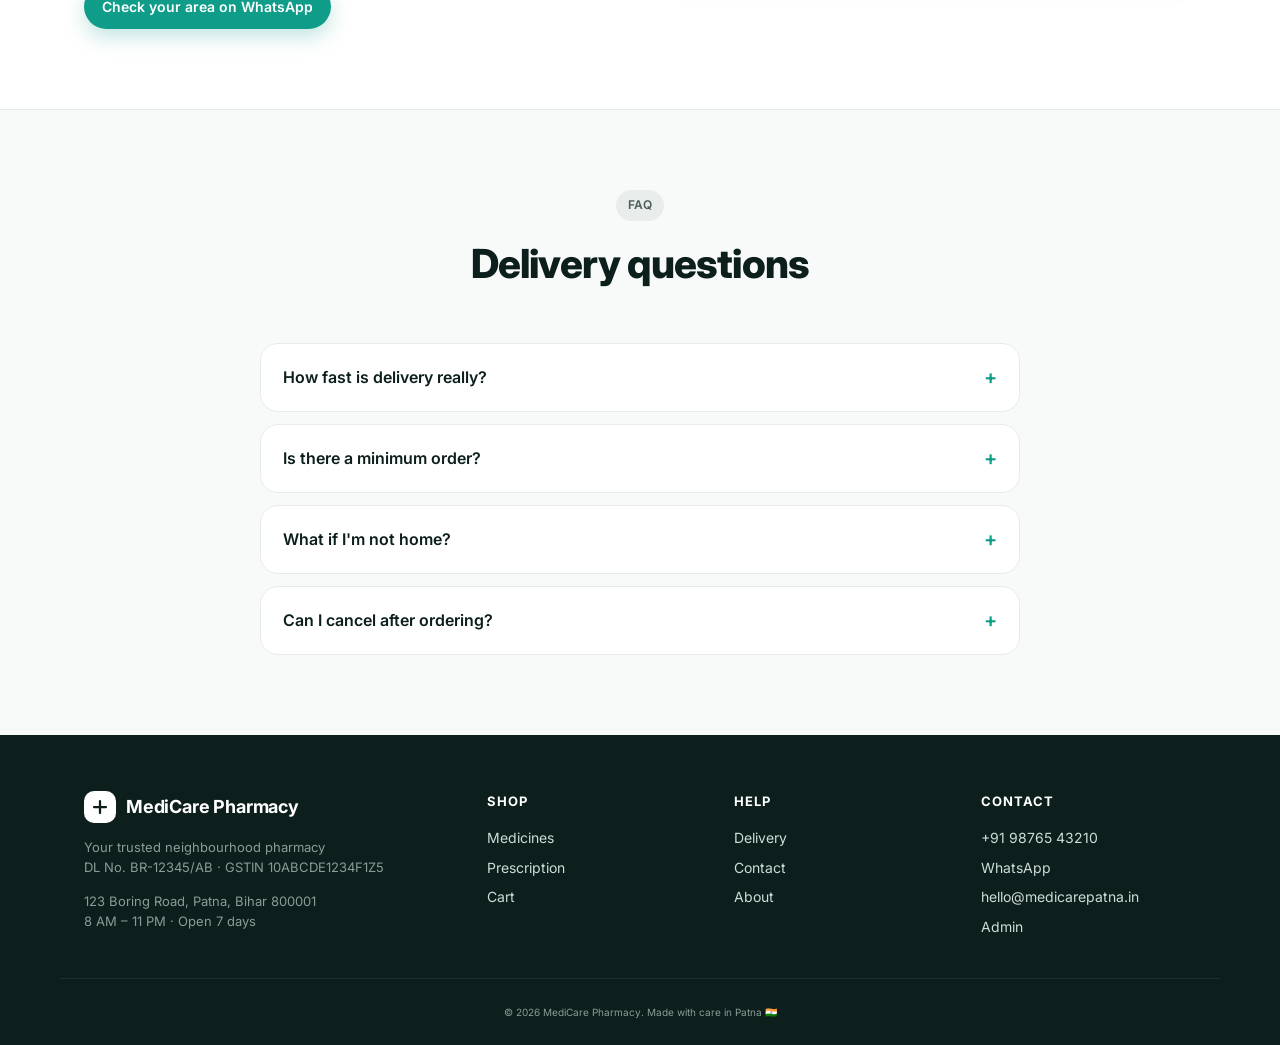
<file: delivery.html>
<!DOCTYPE html>
<html lang="en"><head>
<meta charset="UTF-8"/><meta name="viewport" content="width=device-width, initial-scale=1.0"/>
<title>Delivery · MediCare Pharmacy</title>
<meta name="description" content="Free home delivery in 30 minutes within 5 km in Patna. Live tracking on WhatsApp."/>
<meta name="theme-color" content="#0f9d8a"/>
<link rel="icon" href="assets/favicon.svg" type="image/svg+xml"/>
<link rel="manifest" href="manifest.json"/>
<link rel="preconnect" href="https://fonts.googleapis.com"/><link rel="preconnect" href="https://fonts.gstatic.com" crossorigin/>
<link href="https://fonts.googleapis.com/css2?family=Inter:wght@400;500;600;700;800&display=swap" rel="stylesheet"/>
<link rel="stylesheet" href="styles.css"/>
</head><body data-page="delivery" data-title="Delivery">
<div data-header></div>
<main>
  <section class="hero hero--page"><div class="container">
    <span class="eyebrow"><span class="dot"></span> Free across 5 km</span>
    <h1>Delivery in <span class="accent">under 30 minutes</span>.</h1>
    <p class="lede">Real riders, real-time updates on WhatsApp. Pay cash, UPI, or card on delivery.</p>
  </div></section>
  <section class="section"><div class="container">
    <header class="section__head"><span class="eyebrow eyebrow--muted">How we deliver</span><h2>Fast, free, and tracked</h2></header>
    <div class="grid grid--features">
      <div class="feature"><div class="feature__icon">⏱️</div><h3>30-min target</h3><p>Average across our 5 km zone. Outside? We deliver too, with a small fee.</p></div>
      <div class="feature"><div class="feature__icon">💸</div><h3>No prepayment</h3><p>Cash, UPI, or card. Pay only when the medicine reaches your door.</p></div>
      <div class="feature"><div class="feature__icon">📲</div><h3>WhatsApp tracking</h3><p>Get a ping when the rider leaves, and another when they're 2 minutes away.</p></div>
      <div class="feature"><div class="feature__icon">❄️</div><h3>Cold-chain ready</h3><p>Insulin, vaccines, and other temperature-sensitive items in insulated boxes.</p></div>
      <div class="feature"><div class="feature__icon">🔁</div><h3>Auto refills</h3><p>Monthly medicines re-deliver themselves. One-time setup, no missed doses.</p></div>
      <div class="feature"><div class="feature__icon">🌙</div><h3>Late-night service</h3><p>Open till 11 PM, 7 days a week. Emergency? Call us.</p></div>
    </div>
  </div></section>
  <section class="section section--alt"><div class="container split">
    <div class="split__copy">
      <span class="eyebrow eyebrow--muted">Areas we cover</span>
      <h2>Patna neighbourhoods</h2>
      <p>We deliver free within 5 km of Boring Road. Outside this radius, a small fee applies based on distance.</p>
      <ul class="steps">
        <li><strong>✓</strong> Boring Road, Patliputra</li>
        <li><strong>✓</strong> Rajendra Nagar, Kankarbagh</li>
        <li><strong>✓</strong> Kurji, Bailey Road, Danapur</li>
        <li><strong>✓</strong> Gandhi Maidan, Bankipore</li>
        <li><strong>✓</strong> S.K. Puri, Kidwaipuri, Patna Junction area</li>
      </ul>
      <a class="btn btn--primary" data-action="whatsapp" data-message="Hi, do you deliver to my area?" href="#">Check your area on WhatsApp</a>
    </div>
    <div class="split__visual"><div class="card">
      <div class="card__header"><h2>Track your order</h2><span class="pill">Live</span></div>
      <label class="field"><span>Order ID</span><input type="text" id="orderId" placeholder="e.g. MC-1042"/></label>
      <button class="btn btn--primary btn--block" id="trackBtn">Get status on WhatsApp</button>
      <p class="card__note">Your order ID is in the WhatsApp message we sent you when you ordered.</p>
    </div></div>
  </div></section>
  <section class="section"><div class="container">
    <header class="section__head"><span class="eyebrow eyebrow--muted">FAQ</span><h2>Delivery questions</h2></header>
    <div class="faq">
      <details class="faq__item"><summary>How fast is delivery really?</summary><p>Most orders inside 5 km reach in 25–35 minutes. Late nights may take a little longer.</p></details>
      <details class="faq__item"><summary>Is there a minimum order?</summary><p>No minimum. Even a single strip of paracetamol gets free delivery within 5 km.</p></details>
      <details class="faq__item"><summary>What if I'm not home?</summary><p>The rider will call you. We can also hand it to a neighbour, guard, or family member if you tell us in advance.</p></details>
      <details class="faq__item"><summary>Can I cancel after ordering?</summary><p>Yes, until the rider has left the store. Just WhatsApp us “cancel”.</p></details>
    </div>
  </div></section>
</main>
<div data-footer></div>
<a class="fab" data-action="whatsapp" href="#" aria-label="Chat on WhatsApp"><svg viewBox="0 0 24 24" width="22" height="22"><path fill="currentColor" d="M20.5 3.5A11 11 0 0 0 3.6 17.3L2 22l4.8-1.5A11 11 0 1 0 20.5 3.5Zm-8.4 16.8a8.9 8.9 0 0 1-4.5-1.2l-.3-.2-2.9.9.9-2.8-.2-.3a8.9 8.9 0 1 1 7 3.6Z"/></svg></a>
<script src="script.js" defer></script><script src="pages.js" defer></script>
</body></html>
</file>
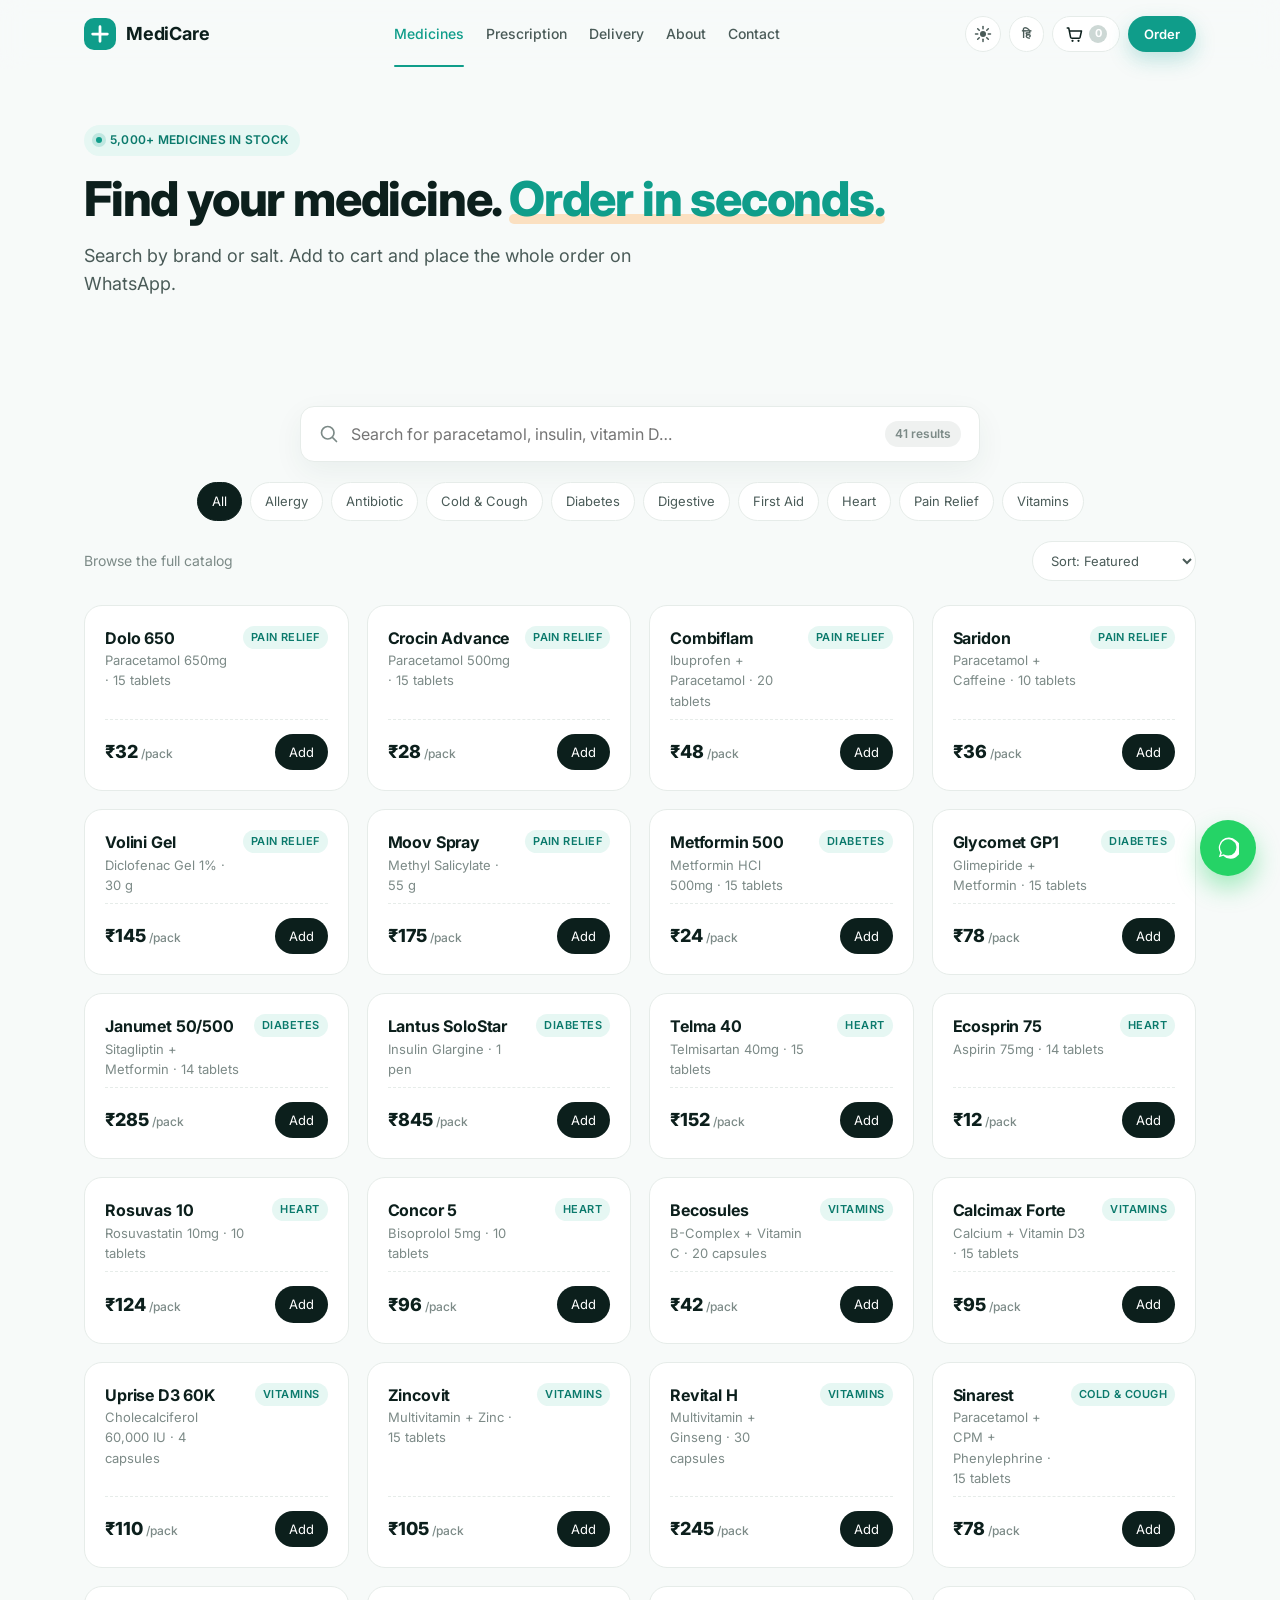
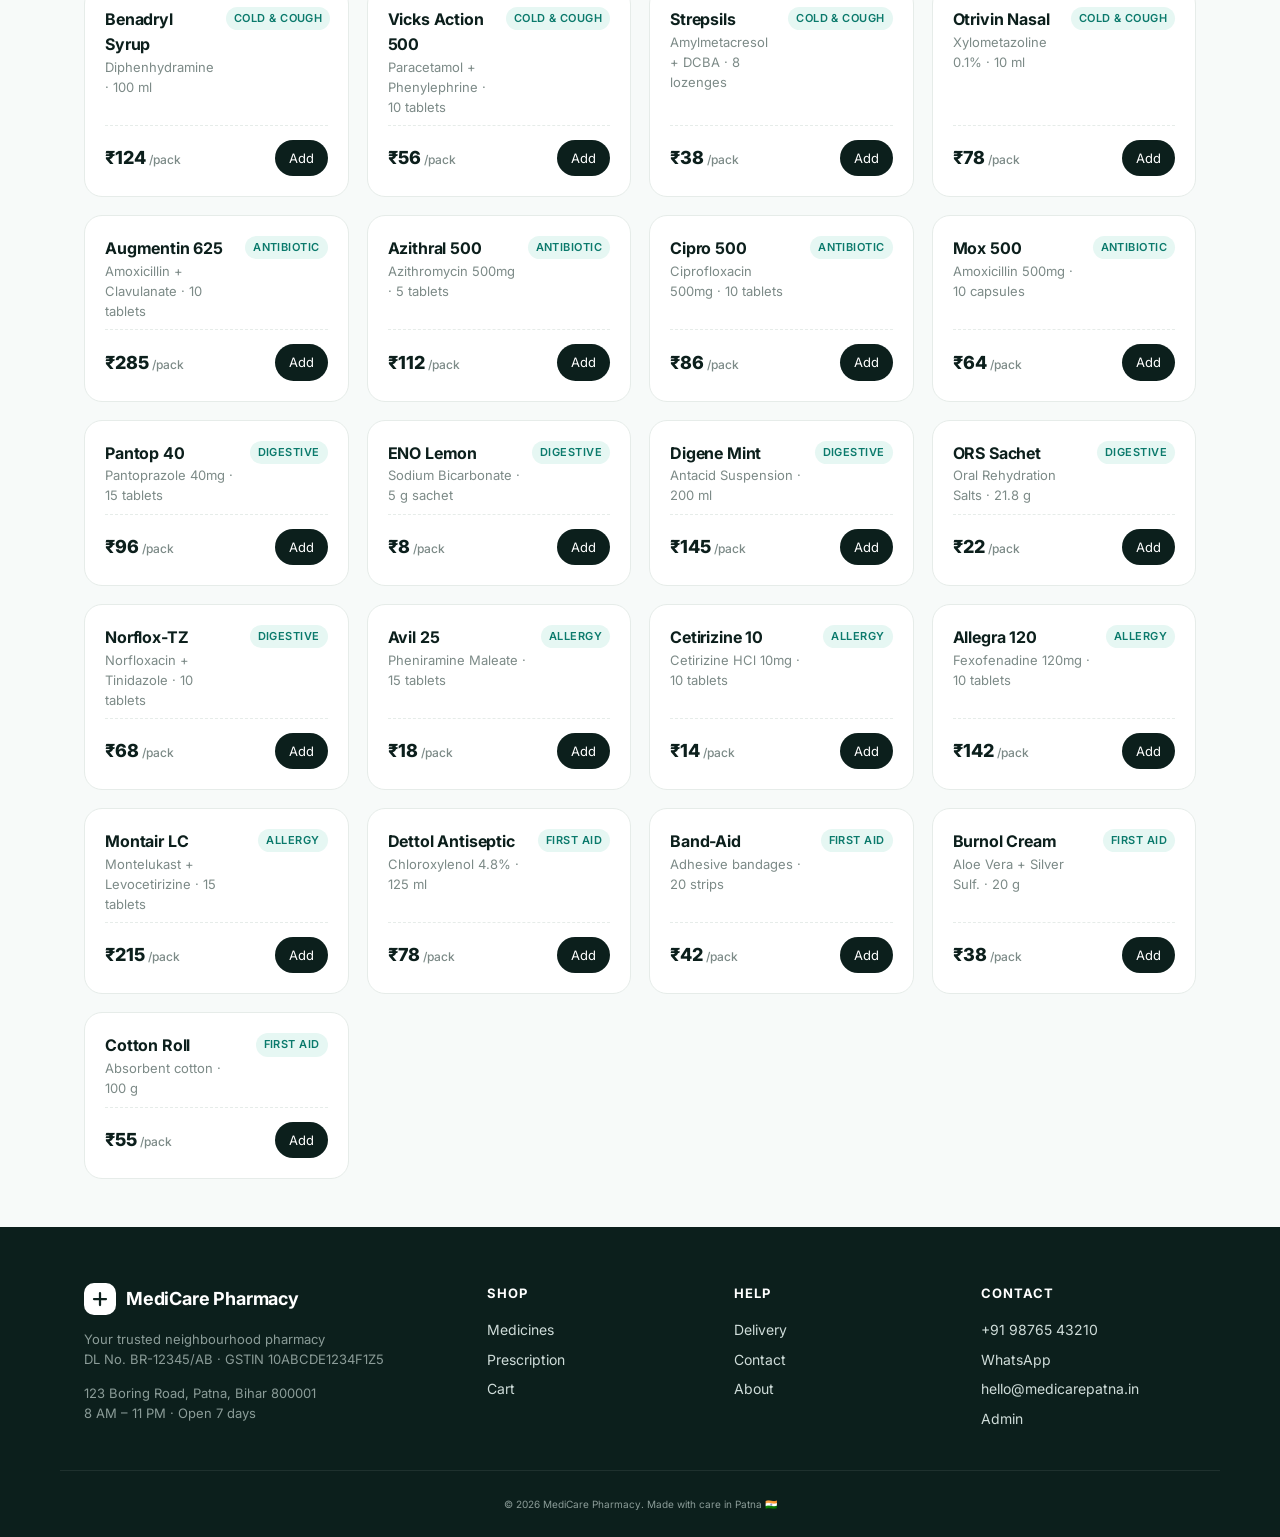
<file: medicines.html>
<!DOCTYPE html>
<html lang="en"><head>
<meta charset="UTF-8"/><meta name="viewport" content="width=device-width, initial-scale=1.0"/>
<title>Medicines · MediCare Pharmacy</title>
<meta name="description" content="Search and order from 5,000+ medicines. Pain relief, diabetes, heart, vitamins, antibiotics. Free home delivery in Patna."/>
<meta name="theme-color" content="#0f9d8a"/>
<link rel="icon" href="assets/favicon.svg" type="image/svg+xml"/>
<link rel="manifest" href="manifest.json"/>
<link rel="preconnect" href="https://fonts.googleapis.com"/><link rel="preconnect" href="https://fonts.gstatic.com" crossorigin/>
<link href="https://fonts.googleapis.com/css2?family=Inter:wght@400;500;600;700;800&display=swap" rel="stylesheet"/>
<link rel="stylesheet" href="styles.css"/>
</head><body data-page="medicines" data-title="Medicines">
<div data-header></div>
<main>
  <section class="hero hero--page"><div class="container">
    <span class="eyebrow"><span class="dot"></span> 5,000+ medicines in stock</span>
    <h1>Find your medicine. <span class="accent">Order in seconds.</span></h1>
    <p class="lede">Search by brand or salt. Add to cart and place the whole order on WhatsApp.</p>
  </div></section>
  <section class="section section--sm"><div class="container">
    <div class="searchbar"><svg viewBox="0 0 24 24" width="20" height="20"><path fill="none" stroke="currentColor" stroke-width="2" stroke-linecap="round" d="M21 21l-4.3-4.3M10.5 18a7.5 7.5 0 1 1 0-15 7.5 7.5 0 0 1 0 15Z"/></svg>
      <input type="search" id="medSearch" placeholder="Search for paracetamol, insulin, vitamin D…"/>
      <span class="searchbar__count" id="searchCount">—</span>
    </div>
    <div class="chips" id="chips"></div>
    <div class="filter-bar"><span style="color:var(--muted);font-size:14px">Browse the full catalog</span>
      <select class="sort-sel" id="sortSel"><option value="default">Sort: Featured</option><option value="name">Name (A–Z)</option><option value="price-asc">Price (low to high)</option><option value="price-desc">Price (high to low)</option></select>
    </div>
    <div class="grid grid--meds" id="medGrid"></div>
    <p class="empty" id="medEmpty" hidden>No medicines match your search. Try a different name or send the prescription on WhatsApp.</p>
  </div></section>
</main>
<div data-footer></div>
<a class="fab" data-action="whatsapp" href="#" aria-label="Chat on WhatsApp"><svg viewBox="0 0 24 24" width="22" height="22"><path fill="currentColor" d="M20.5 3.5A11 11 0 0 0 3.6 17.3L2 22l4.8-1.5A11 11 0 1 0 20.5 3.5Zm-8.4 16.8a8.9 8.9 0 0 1-4.5-1.2l-.3-.2-2.9.9.9-2.8-.2-.3a8.9 8.9 0 1 1 7 3.6Z"/></svg></a>
<script src="script.js" defer></script><script src="pages.js" defer></script>
</body></html>
</file>
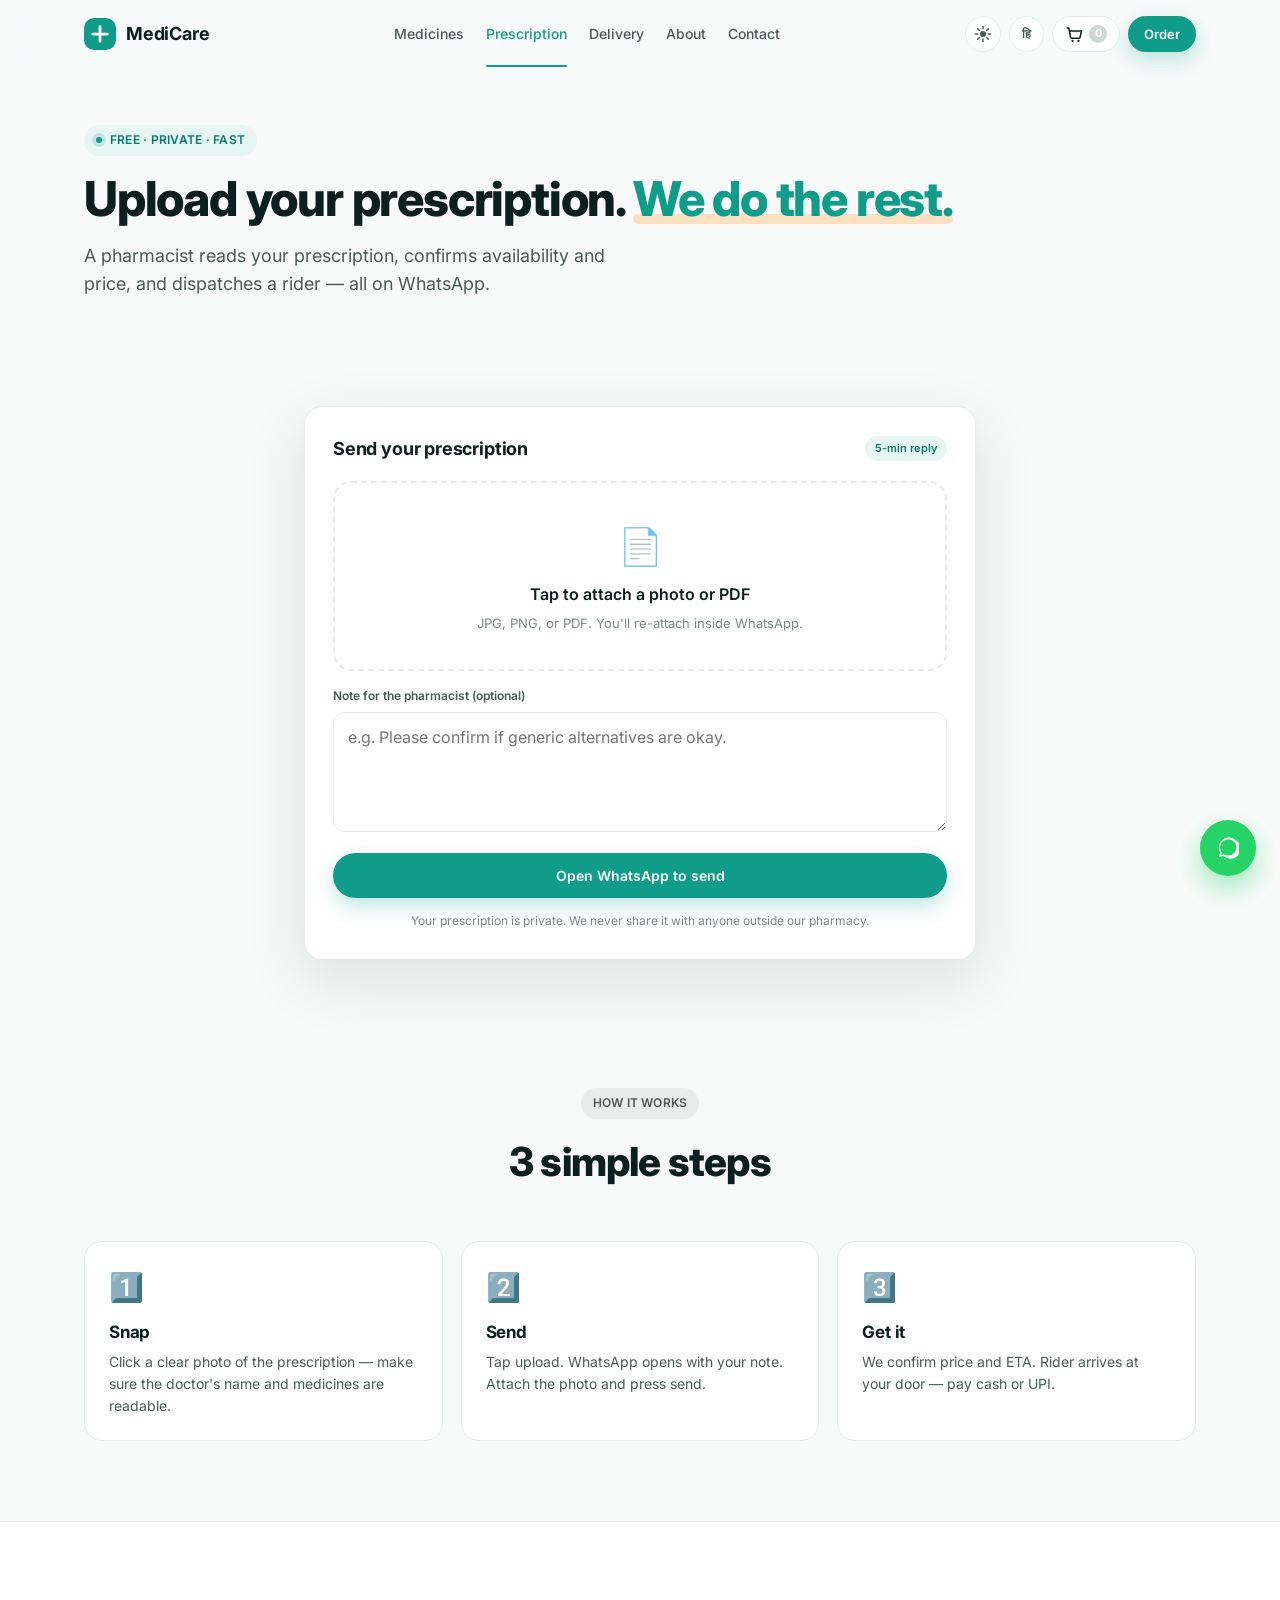
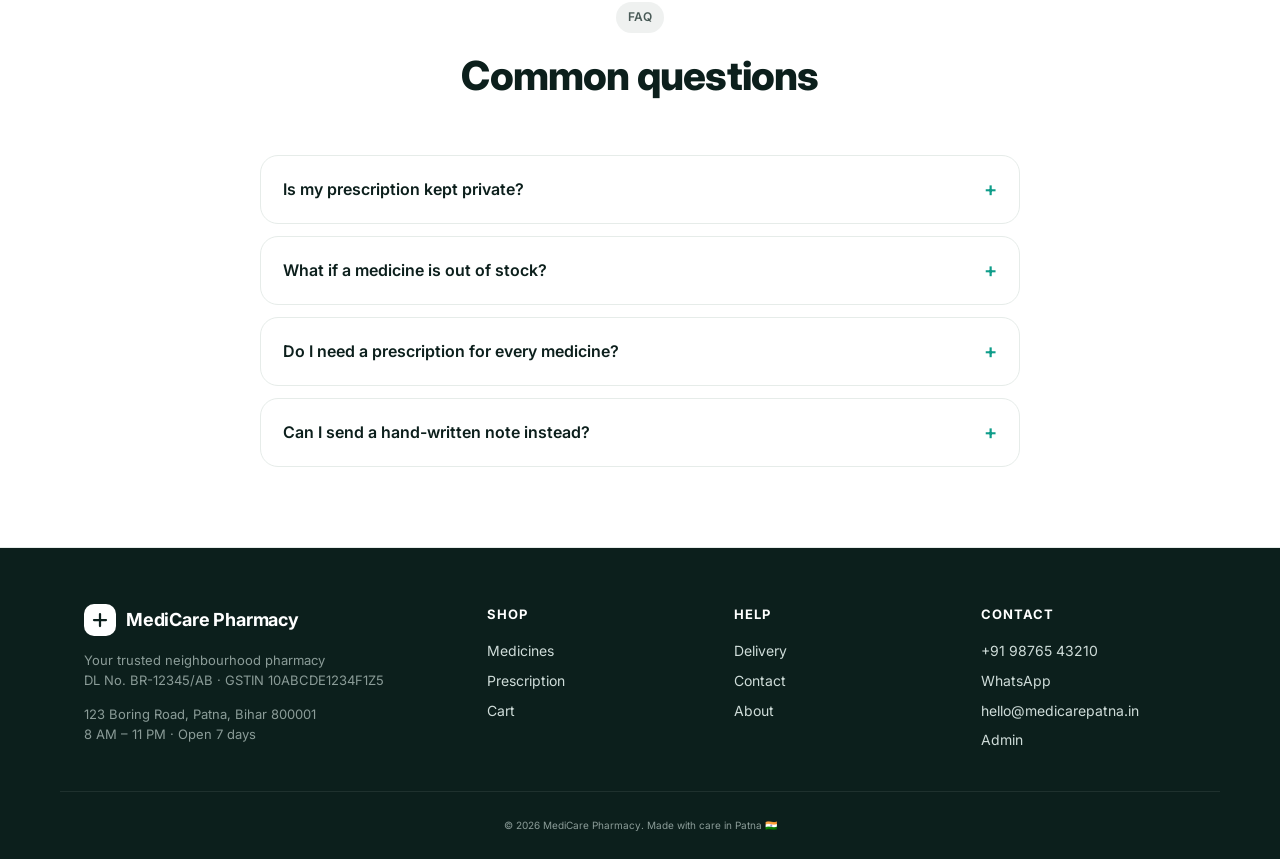
<file: prescription.html>
<!DOCTYPE html>
<html lang="en"><head>
<meta charset="UTF-8"/><meta name="viewport" content="width=device-width, initial-scale=1.0"/>
<title>Upload Prescription · MediCare Pharmacy</title>
<meta name="description" content="Snap a photo of your doctor's prescription. Send it on WhatsApp. Get medicines delivered in 30 minutes."/>
<meta name="theme-color" content="#0f9d8a"/>
<link rel="icon" href="assets/favicon.svg" type="image/svg+xml"/>
<link rel="manifest" href="manifest.json"/>
<link rel="preconnect" href="https://fonts.googleapis.com"/><link rel="preconnect" href="https://fonts.gstatic.com" crossorigin/>
<link href="https://fonts.googleapis.com/css2?family=Inter:wght@400;500;600;700;800&display=swap" rel="stylesheet"/>
<link rel="stylesheet" href="styles.css"/>
</head><body data-page="prescription" data-title="Prescription">
<div data-header></div>
<main>
  <section class="hero hero--page"><div class="container">
    <span class="eyebrow"><span class="dot"></span> Free · Private · Fast</span>
    <h1>Upload your prescription. <span class="accent">We do the rest.</span></h1>
    <p class="lede">A pharmacist reads your prescription, confirms availability and price, and dispatches a rider — all on WhatsApp.</p>
  </div></section>
  <section class="section section--sm"><div class="container" style="max-width:720px">
    <div class="card">
      <div class="card__header"><h2>Send your prescription</h2><span class="pill">5-min reply</span></div>
      <label class="upload-zone" for="rxFile">
        <div class="upload-zone__icon">📄</div>
        <div class="upload-zone__label" id="rxFileLabel">Tap to attach a photo or PDF</div>
        <div class="upload-zone__hint">JPG, PNG, or PDF. You'll re-attach inside WhatsApp.</div>
        <input type="file" id="rxFile" accept="image/*,.pdf"/>
      </label>
      <label class="field" style="margin-top:16px"><span>Note for the pharmacist (optional)</span>
        <textarea id="rxNote" placeholder="e.g. Please confirm if generic alternatives are okay."></textarea>
      </label>
      <button class="btn btn--primary btn--block" id="rxSend">Open WhatsApp to send</button>
      <p class="card__note">Your prescription is private. We never share it with anyone outside our pharmacy.</p>
    </div>
  </div></section>
  <section class="section"><div class="container">
    <header class="section__head"><span class="eyebrow eyebrow--muted">How it works</span><h2>3 simple steps</h2></header>
    <div class="grid grid--features">
      <div class="feature"><div class="feature__icon">1️⃣</div><h3>Snap</h3><p>Click a clear photo of the prescription — make sure the doctor's name and medicines are readable.</p></div>
      <div class="feature"><div class="feature__icon">2️⃣</div><h3>Send</h3><p>Tap upload. WhatsApp opens with your note. Attach the photo and press send.</p></div>
      <div class="feature"><div class="feature__icon">3️⃣</div><h3>Get it</h3><p>We confirm price and ETA. Rider arrives at your door — pay cash or UPI.</p></div>
    </div>
  </div></section>
  <section class="section section--alt"><div class="container">
    <header class="section__head"><span class="eyebrow eyebrow--muted">FAQ</span><h2>Common questions</h2></header>
    <div class="faq">
      <details class="faq__item"><summary>Is my prescription kept private?</summary><p>Yes. Only our licensed pharmacist sees it. We don't share it with any third party.</p></details>
      <details class="faq__item"><summary>What if a medicine is out of stock?</summary><p>We'll suggest a substitute of the same composition (with your approval), or refund the amount.</p></details>
      <details class="faq__item"><summary>Do I need a prescription for every medicine?</summary><p>Only for schedule-H drugs (antibiotics, painkillers above OTC limits, etc.). General items don't need one.</p></details>
      <details class="faq__item"><summary>Can I send a hand-written note instead?</summary><p>For OTC items — yes. For prescription medicines, we need a valid doctor's prescription.</p></details>
    </div>
  </div></section>
</main>
<div data-footer></div>
<a class="fab" data-action="whatsapp" href="#" aria-label="Chat on WhatsApp"><svg viewBox="0 0 24 24" width="22" height="22"><path fill="currentColor" d="M20.5 3.5A11 11 0 0 0 3.6 17.3L2 22l4.8-1.5A11 11 0 1 0 20.5 3.5Zm-8.4 16.8a8.9 8.9 0 0 1-4.5-1.2l-.3-.2-2.9.9.9-2.8-.2-.3a8.9 8.9 0 1 1 7 3.6Z"/></svg></a>
<script src="script.js" defer></script><script src="pages.js" defer></script>
</body></html>
</file>
<file: styles.css>
:root{--bg:#f7faf9;--surface:#fff;--ink:#0c1f1c;--ink-2:#4a5b58;--muted:#7c8a87;--line:#e6ece9;--brand:#0f9d8a;--brand-2:#0b7a6c;--brand-soft:#e6f7f3;--accent:#ffb86b;--danger:#e35d5d;--success:#28a745;--warning:#f5a623;--shadow:0 10px 30px rgba(15,60,50,.06);--shadow-lg:0 20px 60px rgba(15,60,50,.12);--radius:18px;--radius-sm:12px;--maxw:1160px;--ease:cubic-bezier(.2,.7,.2,1)}
:root[data-theme="dark"]{--bg:#0a1614;--surface:#10211e;--ink:#e8f3f0;--ink-2:#b8c7c3;--muted:#7a8a86;--line:#1c2e2a;--brand:#2dd4bf;--brand-2:#5eead4;--brand-soft:#0f2724;--shadow:0 10px 30px rgba(0,0,0,.4);--shadow-lg:0 20px 60px rgba(0,0,0,.55)}
:root[data-theme="dark"] .strip,:root[data-theme="dark"] .section--alt,:root[data-theme="dark"] .nav.is-scrolled{background:rgba(16,33,30,.85)}
:root[data-theme="dark"] .nav{background:rgba(10,22,20,.85)}
:root[data-theme="dark"] .footer{background:#06100e}
:root[data-theme="dark"] .cart-btn,:root[data-theme="dark"] .btn--ghost,:root[data-theme="dark"] .icon-btn,:root[data-theme="dark"] .lang-btn{background:var(--surface)}
:root[data-theme="dark"] .field input,:root[data-theme="dark"] .field select,:root[data-theme="dark"] .field textarea,:root[data-theme="dark"] .searchbar,:root[data-theme="dark"] .sort-sel,:root[data-theme="dark"] .chip{background:#0a1715;color:var(--ink)}
:root[data-theme="dark"] .chip.is-active{background:var(--brand);color:#06100e;border-color:var(--brand)}
:root[data-theme="dark"] .med__btn{background:var(--brand);color:#06100e}
:root[data-theme="dark"] .upload-zone{background:#0a1715}
:root[data-theme="dark"] .phone__screen{background:linear-gradient(180deg,#0c1f1c,#10211e)}
:root[data-theme="dark"] .bubble--in{background:#1c2e2a;color:var(--ink)}
:root[data-theme="dark"] .bubble--out{background:#1f3a32;color:var(--ink)}
:root[data-theme="dark"] .cta-band .btn--primary{background:var(--ink);color:#06100e}
:root[data-theme="dark"] .review p,:root[data-theme="dark"] .feature p{color:var(--ink-2)}
:root[lang="hi"] body{font-family:'Noto Sans Devanagari','Inter',system-ui,sans-serif}
*,*::before,*::after{box-sizing:border-box}html{scroll-behavior:smooth}
body{margin:0;font-family:'Inter','Noto Sans Devanagari',system-ui,-apple-system,Segoe UI,Roboto,sans-serif;color:var(--ink);background:var(--bg);font-size:16px;line-height:1.55;-webkit-font-smoothing:antialiased;transition:background .2s var(--ease),color .2s var(--ease)}
img,svg{display:block;max-width:100%}a{color:inherit;text-decoration:none}
button{font:inherit;cursor:pointer;border:0;background:none;color:inherit}
input,select,textarea{font:inherit;color:inherit}
.container{max-width:var(--maxw);margin:0 auto;padding:0 24px}
.btn{display:inline-flex;align-items:center;justify-content:center;gap:8px;padding:12px 18px;border-radius:999px;font-weight:600;font-size:14px;transition:transform .2s var(--ease),box-shadow .2s var(--ease),background .2s var(--ease),color .2s var(--ease);white-space:nowrap}
.btn--lg{padding:15px 22px;font-size:15px}.btn--block{display:flex;width:100%}
.btn--primary{background:var(--brand);color:#fff;box-shadow:0 8px 20px rgba(15,157,138,.25)}
.btn--primary:hover{background:var(--brand-2);transform:translateY(-1px);box-shadow:0 10px 24px rgba(15,157,138,.35)}
.btn--primary:disabled{background:#cdd8d5;color:#fff;cursor:not-allowed;box-shadow:none;transform:none}
.btn--ghost{background:var(--surface);color:var(--ink);border:1px solid var(--line)}
.btn--ghost:hover{border-color:var(--brand);color:var(--brand)}
.btn--danger{background:transparent;color:var(--danger);border:1px solid var(--line)}
.btn--danger:hover{border-color:var(--danger)}.btn--danger:disabled{color:#cdd8d5;cursor:not-allowed}
.nav{position:sticky;top:0;z-index:50;background:rgba(247,250,249,.85);backdrop-filter:saturate(150%) blur(12px);border-bottom:1px solid transparent;transition:border-color .2s var(--ease),background .2s var(--ease)}
.nav.is-scrolled{border-color:var(--line);background:rgba(255,255,255,.85)}
.nav__inner{display:flex;align-items:center;justify-content:space-between;gap:16px;height:68px}
.brand{display:inline-flex;align-items:center;gap:10px;font-weight:700;color:var(--ink)}
.brand__mark{width:32px;height:32px;border-radius:10px;background:var(--brand);color:#fff;display:grid;place-items:center;flex-shrink:0}
.brand__name{font-size:18px;letter-spacing:-.01em}
.nav__links{display:flex;gap:22px}
.nav__links a{color:var(--ink-2);font-weight:500;font-size:14px;transition:color .2s var(--ease);position:relative}
.nav__links a:hover,.nav__links a.is-active{color:var(--brand)}
.nav__links a.is-active::after{content:"";position:absolute;left:0;right:0;bottom:-22px;height:2px;background:var(--brand);border-radius:2px}
.nav__tools{display:flex;align-items:center;gap:8px}
.icon-btn,.lang-btn{display:inline-flex;align-items:center;justify-content:center;height:36px;border-radius:999px;border:1px solid var(--line);background:#fff;color:var(--ink-2);transition:border-color .2s var(--ease),color .2s var(--ease)}
.icon-btn{width:36px}.lang-btn{padding:0 12px;font-size:12px;font-weight:700}
.icon-btn:hover,.lang-btn:hover{border-color:var(--brand);color:var(--brand)}
.icon-btn .i-moon{display:none}
:root[data-theme="dark"] .icon-btn .i-sun{display:none}
:root[data-theme="dark"] .icon-btn .i-moon{display:block}
.cart-btn{display:inline-flex;align-items:center;gap:6px;padding:0 12px;height:36px;border-radius:999px;border:1px solid var(--line);background:#fff;color:var(--ink);font-size:14px;font-weight:600;transition:border-color .2s var(--ease)}
.cart-btn:hover{border-color:var(--brand);color:var(--brand)}
.cart-count{display:inline-grid;place-items:center;min-width:18px;height:18px;padding:0 5px;border-radius:999px;background:var(--brand);color:#fff;font-size:11px;font-weight:700}
.cart-count.is-empty{background:#cdd8d5}
.nav__cta{font-size:13px;padding:9px 16px;height:36px}
.nav__toggle{display:none;flex-direction:column;gap:4px;width:32px;height:32px;align-items:center;justify-content:center}
.nav__toggle span{width:20px;height:2px;background:var(--ink);border-radius:2px;transition:transform .2s var(--ease),opacity .2s var(--ease)}
.nav.is-open .nav__toggle span:nth-child(1){transform:translateY(6px) rotate(45deg)}
.nav.is-open .nav__toggle span:nth-child(2){opacity:0}
.nav.is-open .nav__toggle span:nth-child(3){transform:translateY(-6px) rotate(-45deg)}
.hero{position:relative;padding:64px 0 96px;overflow:hidden}.hero--page{padding:56px 0 32px}
.hero__grid{display:grid;grid-template-columns:1.15fr .85fr;gap:56px;align-items:center}
.eyebrow{display:inline-flex;align-items:center;gap:8px;padding:6px 12px;border-radius:999px;background:var(--brand-soft);color:var(--brand-2);font-weight:600;font-size:12px;letter-spacing:.02em;text-transform:uppercase}
.eyebrow--muted{background:rgba(124,138,135,.12);color:var(--ink-2)}
.dot{width:6px;height:6px;border-radius:50%;background:var(--brand);box-shadow:0 0 0 4px rgba(15,157,138,.18)}
h1{font-size:clamp(36px,5vw,58px);line-height:1.05;letter-spacing:-.025em;margin:18px 0 18px;font-weight:800}
.hero--page h1{font-size:clamp(32px,4vw,48px)}
.accent{color:var(--brand);position:relative;white-space:nowrap}
.accent::after{content:"";position:absolute;left:0;right:0;bottom:4px;height:10px;background:rgba(255,184,107,.4);z-index:-1;border-radius:6px}
.lede{font-size:18px;color:var(--ink-2);max-width:560px;margin:0 0 28px}
.hero__cta{display:flex;gap:12px;flex-wrap:wrap}
.hero__trust{list-style:none;padding:0;margin:36px 0 0;display:flex;gap:28px;flex-wrap:wrap}
.hero__trust li{font-size:14px;color:var(--ink-2)}
.hero__trust strong{display:block;color:var(--ink);font-size:20px;font-weight:700}
.hero__glow{position:absolute;top:-200px;right:-200px;width:600px;height:600px;background:radial-gradient(circle at center,rgba(15,157,138,.18),transparent 60%);pointer-events:none;z-index:-1}
.card{background:var(--surface);border:1px solid var(--line);border-radius:var(--radius);padding:28px;box-shadow:var(--shadow-lg)}
.card__header{display:flex;justify-content:space-between;align-items:center;margin-bottom:18px}
.card__header h2{margin:0;font-size:18px;letter-spacing:-.01em}
.pill{background:var(--brand-soft);color:var(--brand-2);padding:4px 10px;border-radius:999px;font-size:11px;font-weight:600}
.pill--warn{background:rgba(245,166,35,.15);color:var(--warning)}
.pill--danger{background:rgba(227,93,93,.15);color:var(--danger)}
.pill--success{background:rgba(40,167,69,.15);color:var(--success)}
.card__note{font-size:12px;color:var(--muted);text-align:center;margin:14px 0 0}
.field{display:block;margin-bottom:14px}
.field span{display:block;font-size:12px;font-weight:600;color:var(--ink-2);margin-bottom:6px}
.field input,.field select,.field textarea{width:100%;padding:12px 14px;border:1px solid var(--line);border-radius:var(--radius-sm);background:var(--surface);transition:border-color .2s var(--ease),box-shadow .2s var(--ease)}
.field input:focus,.field select:focus,.field textarea:focus{outline:none;border-color:var(--brand);box-shadow:0 0 0 4px rgba(15,157,138,.12)}
.field textarea{min-height:120px;resize:vertical;font-family:inherit}
.strip{background:var(--surface);border-top:1px solid var(--line);border-bottom:1px solid var(--line)}
.strip__inner{display:flex;flex-wrap:wrap;gap:18px 40px;justify-content:space-between;padding:18px 24px;font-size:14px;color:var(--ink-2)}
.strip__inner span{color:var(--brand);font-weight:700;margin-right:6px}
.section{padding:80px 0}.section--sm{padding:48px 0}
.section--alt{background:var(--surface);border-top:1px solid var(--line);border-bottom:1px solid var(--line)}
.section__head{text-align:center;max-width:640px;margin:0 auto 48px}
.section__head h2{font-size:clamp(28px,3.5vw,40px);letter-spacing:-.02em;margin:12px 0 12px;font-weight:800}
.section__head p{color:var(--ink-2);margin:0;font-size:17px}
.searchbar{display:flex;align-items:center;gap:12px;background:#fff;border:1px solid var(--line);border-radius:14px;padding:14px 18px;margin:0 auto 20px;max-width:680px;box-shadow:var(--shadow);transition:border-color .2s var(--ease),box-shadow .2s var(--ease)}
.searchbar:focus-within{border-color:var(--brand);box-shadow:0 0 0 4px rgba(15,157,138,.12)}
.searchbar svg{color:var(--muted);flex-shrink:0}
.searchbar input{flex:1;border:0;background:transparent;font-size:16px;padding:0;outline:none}
.searchbar__count{font-size:12px;color:var(--muted);background:rgba(124,138,135,.12);padding:4px 10px;border-radius:999px;font-weight:600}
.chips{display:flex;gap:8px;flex-wrap:wrap;justify-content:center;margin-bottom:20px}
.chip{padding:8px 14px;border-radius:999px;background:#fff;border:1px solid var(--line);font-size:13px;color:var(--ink-2);transition:all .2s var(--ease)}
.chip:hover{border-color:var(--brand);color:var(--brand)}
.chip.is-active{background:var(--ink);color:var(--surface);border-color:var(--ink)}
.filter-bar{display:flex;justify-content:space-between;align-items:center;gap:12px;flex-wrap:wrap;margin-bottom:24px}
.sort-sel{padding:10px 14px;border:1px solid var(--line);border-radius:999px;background:#fff;font-size:13px;color:var(--ink-2);cursor:pointer}
.sort-sel:focus{outline:none;border-color:var(--brand)}
.grid{display:grid;gap:18px}
.grid--meds{grid-template-columns:repeat(auto-fill,minmax(240px,1fr))}
.grid--features{grid-template-columns:repeat(auto-fit,minmax(220px,1fr))}
.grid--reviews{grid-template-columns:repeat(auto-fit,minmax(280px,1fr))}
.med{background:var(--surface);border:1px solid var(--line);border-radius:var(--radius);padding:20px;display:flex;flex-direction:column;gap:8px;transition:transform .2s var(--ease),box-shadow .2s var(--ease),border-color .2s var(--ease)}
.med:hover{transform:translateY(-3px);box-shadow:var(--shadow);border-color:var(--brand)}
.med__top{display:flex;justify-content:space-between;align-items:flex-start;gap:12px}
.med__name{font-weight:700;font-size:16px;letter-spacing:-.01em;color:var(--ink)}
.med__cat{font-size:11px;text-transform:uppercase;letter-spacing:.04em;color:var(--brand-2);font-weight:600;background:var(--brand-soft);padding:3px 8px;border-radius:999px;white-space:nowrap}
.med__sub{color:var(--muted);font-size:13px;margin:0}
.med__row{display:flex;justify-content:space-between;align-items:center;margin-top:auto;padding-top:14px;border-top:1px dashed var(--line)}
.med__price{font-weight:800;font-size:18px;color:var(--ink)}
.med__price small{font-weight:500;color:var(--muted);font-size:12px}
.med__btn{font-size:13px;padding:8px 14px;background:var(--ink);color:#fff;border-radius:999px;transition:background .2s var(--ease),transform .2s var(--ease)}
.med__btn:hover,.med__btn.is-added{background:var(--brand)}
.empty{text-align:center;color:var(--muted);padding:32px;margin:0;background:var(--surface);border:1px dashed var(--line);border-radius:var(--radius)}
.split{display:grid;grid-template-columns:1fr 1fr;gap:64px;align-items:center}
.split--reverse .split__visual{order:-1}
.split__copy h2{font-size:clamp(28px,3.5vw,40px);letter-spacing:-.02em;margin:12px 0 16px;font-weight:800}
.split__copy p{color:var(--ink-2);font-size:17px;margin:0 0 24px}
.steps{list-style:none;padding:0;margin:0 0 28px;display:grid;gap:12px}
.steps li{display:flex;gap:14px;align-items:baseline;color:var(--ink-2)}
.steps strong{color:var(--brand);font-weight:800;font-size:18px}
.phone{width:280px;margin:0 auto;background:#0c1f1c;border-radius:36px;padding:14px;box-shadow:var(--shadow-lg)}
.phone__notch{width:80px;height:18px;background:#000;border-radius:0 0 14px 14px;margin:0 auto 10px}
.phone__screen{background:linear-gradient(180deg,#dbf0eb,#f6fbf9);border-radius:24px;padding:18px;min-height:380px;display:flex;flex-direction:column;gap:10px}
.bubble{max-width:80%;padding:10px 14px;border-radius:18px;font-size:13px;line-height:1.4;box-shadow:0 1px 1px rgba(0,0,0,.05)}
.bubble--in{background:#fff;align-self:flex-start;border-bottom-left-radius:4px}
.bubble--out{background:#dcf8c6;align-self:flex-end;border-bottom-right-radius:4px}
.bubble--img{font-family:monospace;font-size:12px}
.feature{background:var(--surface);border:1px solid var(--line);border-radius:var(--radius);padding:24px;transition:transform .2s var(--ease),box-shadow .2s var(--ease)}
.feature:hover{transform:translateY(-3px);box-shadow:var(--shadow)}
.feature__icon{font-size:28px;margin-bottom:10px}
.feature h3{margin:0 0 6px;font-size:17px;letter-spacing:-.01em}
.feature p{margin:0;color:var(--ink-2);font-size:14px}
.review{background:var(--surface);border:1px solid var(--line);border-radius:var(--radius);padding:24px;margin:0}
.review p{margin:0 0 12px;color:var(--ink);font-size:15px;line-height:1.6}
.review cite{color:var(--muted);font-size:13px;font-style:normal;font-weight:600}
.cta-band{background:linear-gradient(135deg,var(--brand) 0%,var(--brand-2) 100%);padding:64px 0;color:#fff}
.cta-band__inner{display:flex;justify-content:space-between;align-items:center;gap:32px;flex-wrap:wrap}
.cta-band h2{margin:0 0 6px;font-size:28px;color:#fff}
.cta-band p{margin:0;color:rgba(255,255,255,.85)}
.cta-band .btn--primary{background:#fff;color:var(--brand-2);box-shadow:0 8px 20px rgba(0,0,0,.15)}
.cta-band .btn--primary:hover{background:var(--ink);color:#fff}
.map{background:var(--surface);border:1px solid var(--line);border-radius:var(--radius);overflow:hidden;box-shadow:var(--shadow);aspect-ratio:4/3}
.map iframe{width:100%;height:100%;border:0}
.contact__list{list-style:none;padding:0;margin:18px 0 28px;display:grid;gap:10px;color:var(--ink-2)}
.contact__list a{color:var(--ink);font-weight:600}
.contact__list a:hover{color:var(--brand)}
.upload-zone{background:var(--surface);border:2px dashed var(--line);border-radius:var(--radius);padding:36px 24px;text-align:center;transition:border-color .2s var(--ease),background .2s var(--ease);cursor:pointer;display:block}
.upload-zone:hover{border-color:var(--brand)}
.upload-zone input{position:absolute;width:1px;height:1px;opacity:0;overflow:hidden;clip:rect(0 0 0 0)}
.upload-zone__icon{font-size:36px;margin-bottom:8px}
.upload-zone__label{font-weight:600;color:var(--ink)}
.upload-zone__label.is-set{color:var(--brand-2)}
.upload-zone__hint{color:var(--muted);font-size:13px;margin-top:6px}
.faq{display:grid;gap:12px;max-width:760px;margin:0 auto}
.faq__item{background:var(--surface);border:1px solid var(--line);border-radius:var(--radius);padding:18px 22px}
.faq__item summary{font-weight:600;cursor:pointer;list-style:none;display:flex;justify-content:space-between;align-items:center;color:var(--ink)}
.faq__item summary::after{content:"+";color:var(--brand);font-size:20px;transition:transform .2s var(--ease)}
.faq__item[open] summary::after{transform:rotate(45deg)}
.faq__item p{margin:12px 0 0;color:var(--ink-2);font-size:15px}
.cart-grid{display:grid;grid-template-columns:1.6fr .9fr;gap:36px;align-items:start}
.cart-list{display:grid;gap:12px}
.cart-row{display:grid;grid-template-columns:1fr auto auto auto;gap:18px;align-items:center;background:var(--surface);border:1px solid var(--line);border-radius:var(--radius);padding:18px}
.cart-row__name{font-weight:700;color:var(--ink)}
.cart-row__sub{margin:2px 0 0;color:var(--muted);font-size:13px}
.cart-row__price{font-weight:800;font-size:16px;min-width:80px;text-align:right}
.cart-row__remove{width:32px;height:32px;border-radius:50%;border:1px solid var(--line);font-size:18px;color:var(--muted);transition:all .2s var(--ease)}
.cart-row__remove:hover{border-color:var(--danger);color:var(--danger)}
.qty{display:inline-flex;align-items:center;border:1px solid var(--line);border-radius:999px;overflow:hidden;background:var(--surface)}
.qty__btn{width:32px;height:32px;font-size:16px;color:var(--ink);transition:background .2s var(--ease)}
.qty__btn:hover{background:var(--brand-soft);color:var(--brand-2)}
.qty__input{width:44px;text-align:center;border:0;background:transparent;padding:6px 0;-moz-appearance:textfield}
.qty__input::-webkit-outer-spin-button,.qty__input::-webkit-inner-spin-button{-webkit-appearance:none;margin:0}
.qty__input:focus{outline:none}
.checkout{position:sticky;top:88px}
.checkout__totals{display:grid;gap:10px;margin:18px 0;padding:14px 0;border-top:1px solid var(--line);border-bottom:1px solid var(--line)}
.checkout__row{display:flex;justify-content:space-between;font-size:14px;color:var(--ink-2)}
.checkout__row--total{font-size:18px;font-weight:800;color:var(--ink)}
.footer{background:var(--ink);color:#cfdcd9;padding:56px 0 24px}
.footer__inner{display:grid;grid-template-columns:1fr 2fr;gap:48px;padding-bottom:36px;border-bottom:1px solid rgba(255,255,255,.08)}
.footer .brand{color:#fff}.footer .brand__mark{background:#fff;color:var(--ink)}
.footer__note{font-size:13px;color:#8b9c98;margin:14px 0 0;max-width:340px}
.footer__cols{display:grid;grid-template-columns:repeat(3,1fr);gap:32px}
.footer__cols h4{color:#fff;font-size:13px;text-transform:uppercase;letter-spacing:.08em;margin:0 0 12px}
.footer__cols a{display:block;font-size:14px;color:#cfdcd9;padding:4px 0;transition:color .2s var(--ease)}
.footer__cols a:hover{color:#fff}
.footer__base{padding-top:24px;text-align:center;color:#8b9c98;font-size:12px}
.fab{position:fixed;bottom:24px;right:24px;width:56px;height:56px;border-radius:50%;background:#25d366;color:#fff;display:grid;place-items:center;box-shadow:0 12px 24px rgba(37,211,102,.4);z-index:40;transition:transform .2s var(--ease)}
.fab:hover{transform:scale(1.08)}
.notfound{text-align:center;padding:120px 24px}
.notfound h1{font-size:96px;margin:0;color:var(--brand)}
.notfound p{color:var(--ink-2);font-size:18px;margin:0 0 28px}
.admin{display:grid;grid-template-columns:240px 1fr;min-height:calc(100vh - 68px);background:var(--bg)}
.admin__side{background:var(--surface);border-right:1px solid var(--line);padding:24px 16px;position:sticky;top:68px;height:calc(100vh - 68px);overflow:auto}
.admin__brand{font-size:12px;text-transform:uppercase;letter-spacing:.1em;color:var(--muted);font-weight:700;padding:0 12px;margin-bottom:12px}
.admin__nav{display:grid;gap:2px}
.admin__nav a{display:flex;align-items:center;gap:10px;padding:10px 12px;border-radius:10px;color:var(--ink-2);font-size:14px;font-weight:500;transition:all .15s var(--ease)}
.admin__nav a:hover{background:var(--brand-soft);color:var(--brand-2)}
.admin__nav a.is-active{background:var(--ink);color:#fff}
:root[data-theme="dark"] .admin__nav a.is-active{background:var(--brand);color:#06100e}
.admin__main{padding:32px 36px}
.admin__head{display:flex;justify-content:space-between;align-items:center;margin-bottom:24px;flex-wrap:wrap;gap:12px}
.admin__head h1{margin:0;font-size:28px;letter-spacing:-.02em}
.kpis{display:grid;grid-template-columns:repeat(auto-fit,minmax(180px,1fr));gap:14px;margin-bottom:24px}
.kpi{background:var(--surface);border:1px solid var(--line);border-radius:var(--radius-sm);padding:18px}
.kpi__label{font-size:12px;text-transform:uppercase;letter-spacing:.08em;color:var(--muted);font-weight:700}
.kpi__value{font-size:28px;font-weight:800;letter-spacing:-.02em;color:var(--ink);margin-top:6px}
.kpi__sub{font-size:12px;color:var(--brand-2);margin-top:4px;font-weight:600}
.kpi__sub.neg{color:var(--danger)}
.panel{background:var(--surface);border:1px solid var(--line);border-radius:var(--radius);padding:20px 24px;margin-bottom:24px}
.panel__head{display:flex;justify-content:space-between;align-items:center;margin-bottom:14px;flex-wrap:wrap;gap:10px}
.panel__head h2{margin:0;font-size:17px}
.tbl{width:100%;border-collapse:collapse;font-size:14px}
.tbl th,.tbl td{padding:11px 12px;text-align:left;border-bottom:1px solid var(--line)}
.tbl th{font-size:11px;text-transform:uppercase;letter-spacing:.06em;color:var(--muted);font-weight:700}
.tbl tr:last-child td{border-bottom:0}
.tbl tr:hover td{background:var(--brand-soft)}
.tbl .num{text-align:right;font-variant-numeric:tabular-nums}
.status{display:inline-flex;padding:3px 9px;border-radius:999px;font-size:11px;font-weight:600}
.status--pending{background:rgba(245,166,35,.15);color:var(--warning)}
.status--out{background:rgba(15,157,138,.15);color:var(--brand-2)}
.status--delivered{background:rgba(40,167,69,.15);color:var(--success)}
.status--cancelled{background:rgba(227,93,93,.15);color:var(--danger)}
.bars{display:flex;align-items:flex-end;gap:6px;height:140px;padding:8px 0}
.bars__bar{flex:1;background:linear-gradient(180deg,var(--brand) 0%,var(--brand-2) 100%);border-radius:6px 6px 0 0;position:relative;min-height:4px;transition:opacity .2s}
.bars__bar:hover{opacity:.8}
.bars__lbl{position:absolute;bottom:-22px;left:0;right:0;text-align:center;font-size:11px;color:var(--muted)}
.bars__val{position:absolute;top:-20px;left:0;right:0;text-align:center;font-size:11px;color:var(--ink-2);font-weight:600}
.row-form{display:grid;grid-template-columns:repeat(5,1fr) auto;gap:8px;margin-bottom:12px;align-items:end}
.row-form input,.row-form select{padding:9px 12px;border:1px solid var(--line);border-radius:8px;background:var(--surface);font-size:13px}
.row-form .btn{padding:9px 14px;font-size:13px}
.login-wrap{display:grid;place-items:center;min-height:calc(100vh - 68px);padding:40px 24px;background:var(--bg)}
.login-card{max-width:380px;width:100%}
.login-card h1{font-size:24px;margin:0 0 6px;letter-spacing:-.01em}
.login-card p{margin:0 0 18px;color:var(--ink-2);font-size:14px}
@media (max-width:1024px){.admin{grid-template-columns:1fr}.admin__side{position:static;height:auto;display:flex;overflow-x:auto;gap:8px;padding:16px}.admin__brand{display:none}.admin__nav{display:flex;gap:6px}.admin__nav a{white-space:nowrap}.admin__main{padding:24px}}
@media (max-width:900px){.hero{padding:48px 0 64px}.hero__grid{grid-template-columns:1fr;gap:40px}.split{grid-template-columns:1fr;gap:40px}.split--reverse .split__visual{order:0}.section{padding:64px 0}.footer__inner{grid-template-columns:1fr;gap:32px}.footer__cols{grid-template-columns:repeat(2,1fr)}.cart-grid{grid-template-columns:1fr;gap:24px}.checkout{position:static}.row-form{grid-template-columns:1fr 1fr;gap:8px}}
@media (max-width:720px){.nav__links,.nav__cta{display:none}.nav__toggle{display:flex}.nav.is-open .nav__links{display:flex;flex-direction:column;position:absolute;top:68px;left:0;right:0;background:var(--surface);border-bottom:1px solid var(--line);padding:20px 24px;gap:16px}.nav.is-open .nav__links a.is-active::after{display:none}.nav.is-open .nav__cta{display:inline-flex;margin:0 24px 20px}.cart-row{grid-template-columns:1fr auto;gap:12px}.cart-row .qty,.cart-row__price{grid-column:span 2;justify-self:start}.cart-row__price{text-align:left;font-size:18px}.cart-row__remove{position:absolute;top:14px;right:14px}.cart-row{position:relative}.footer__cols{grid-template-columns:1fr}}
</file>
